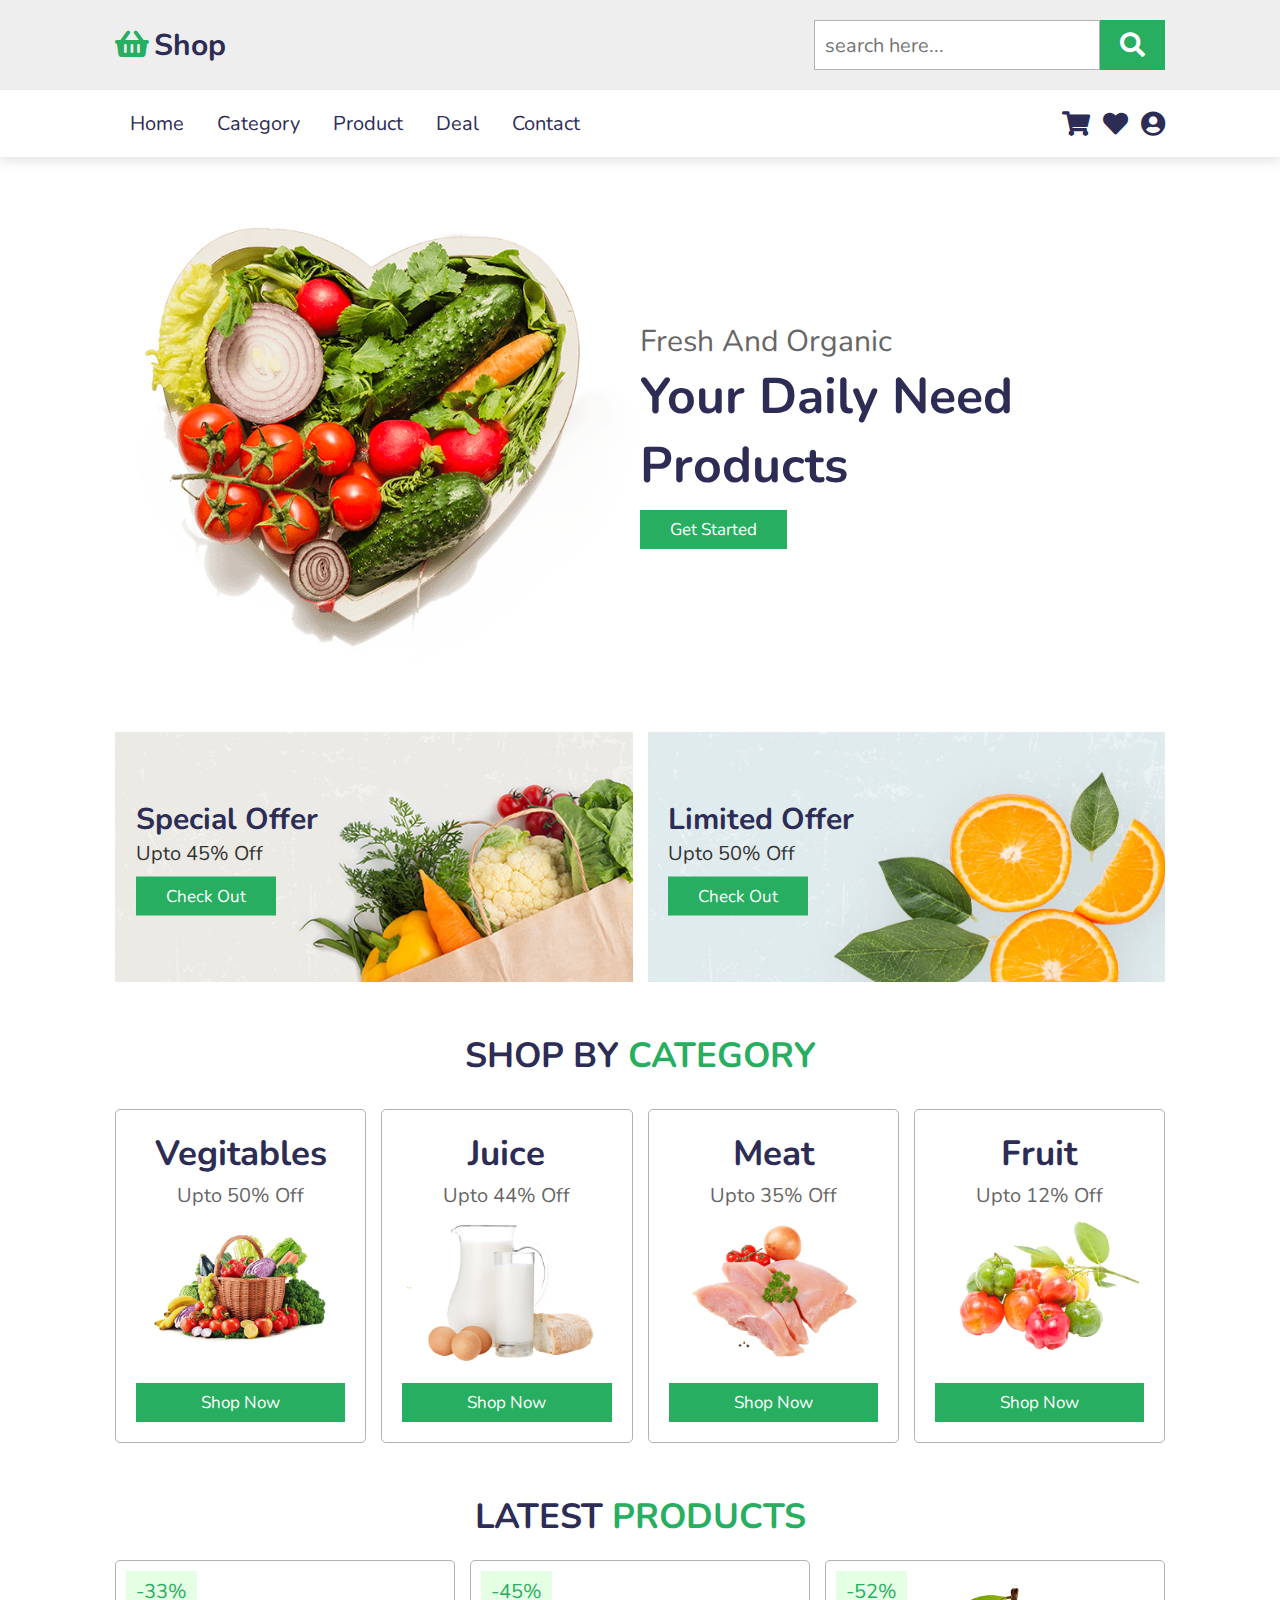
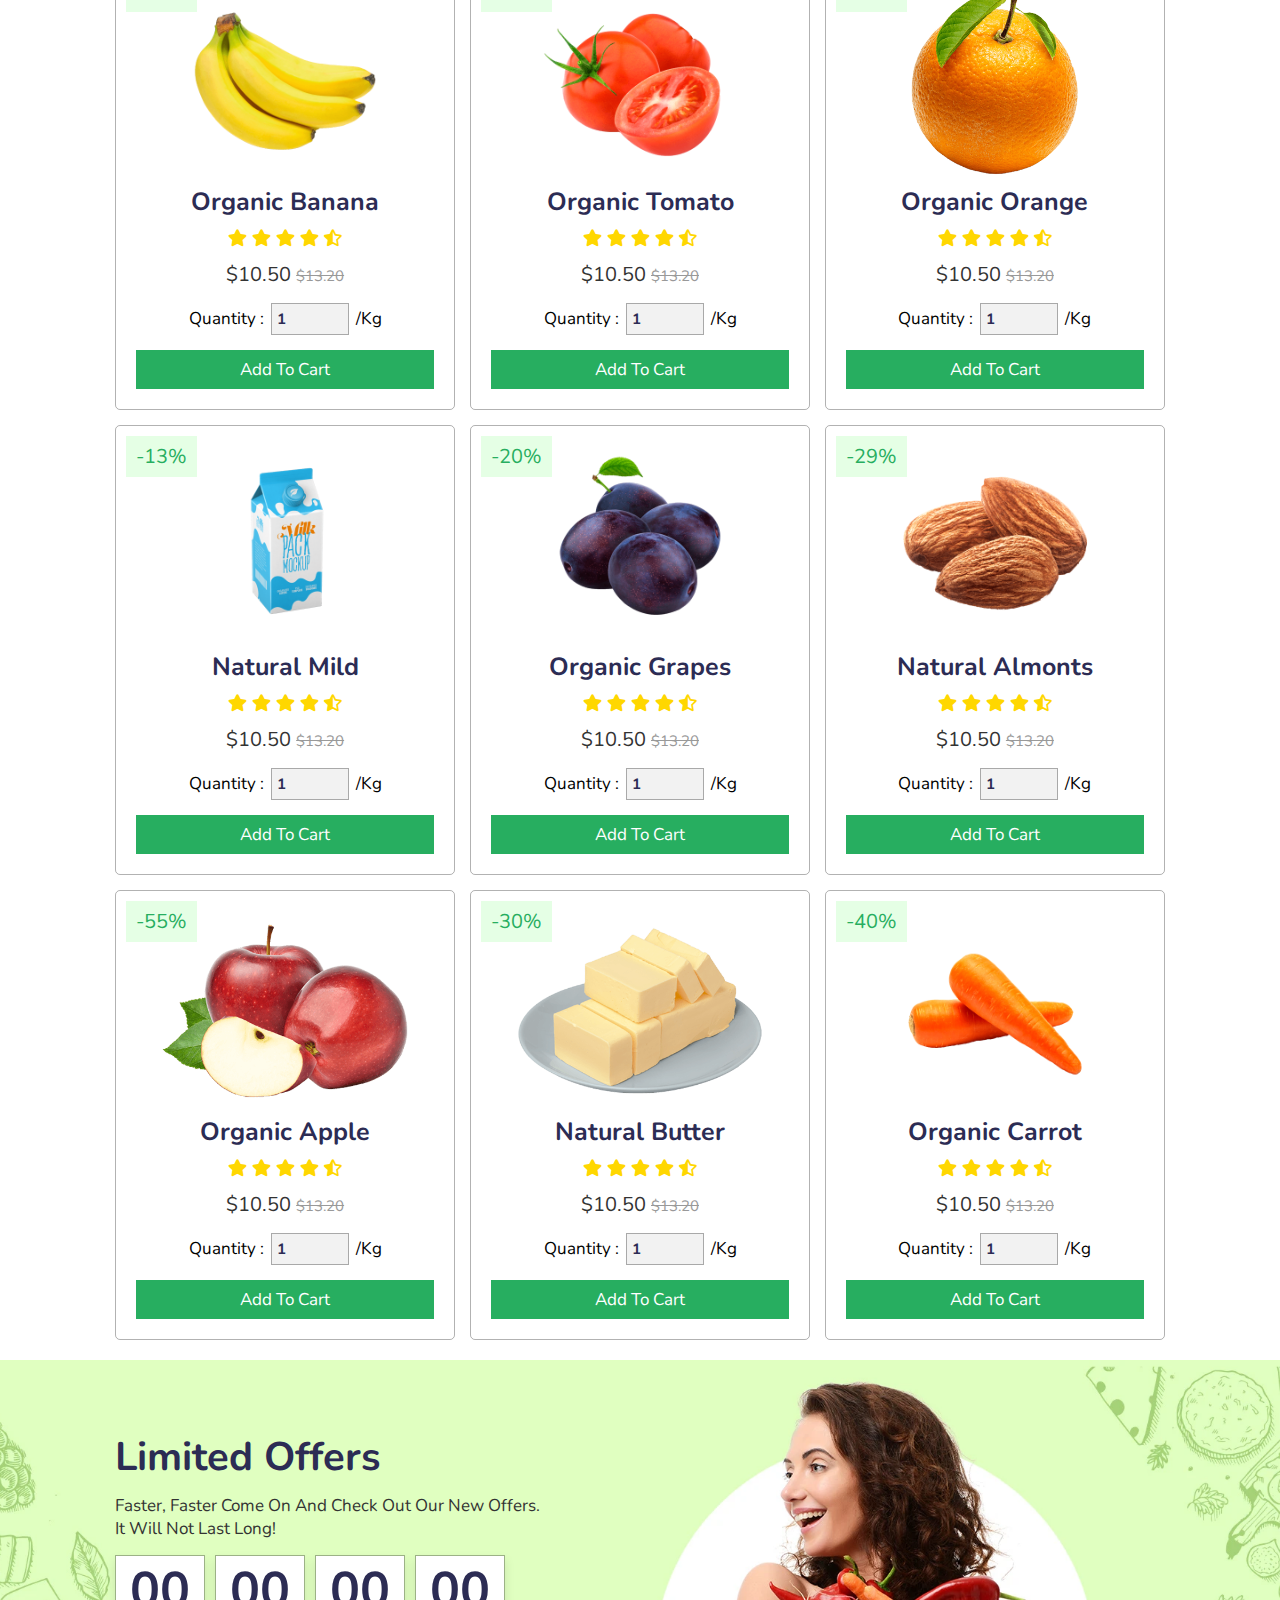
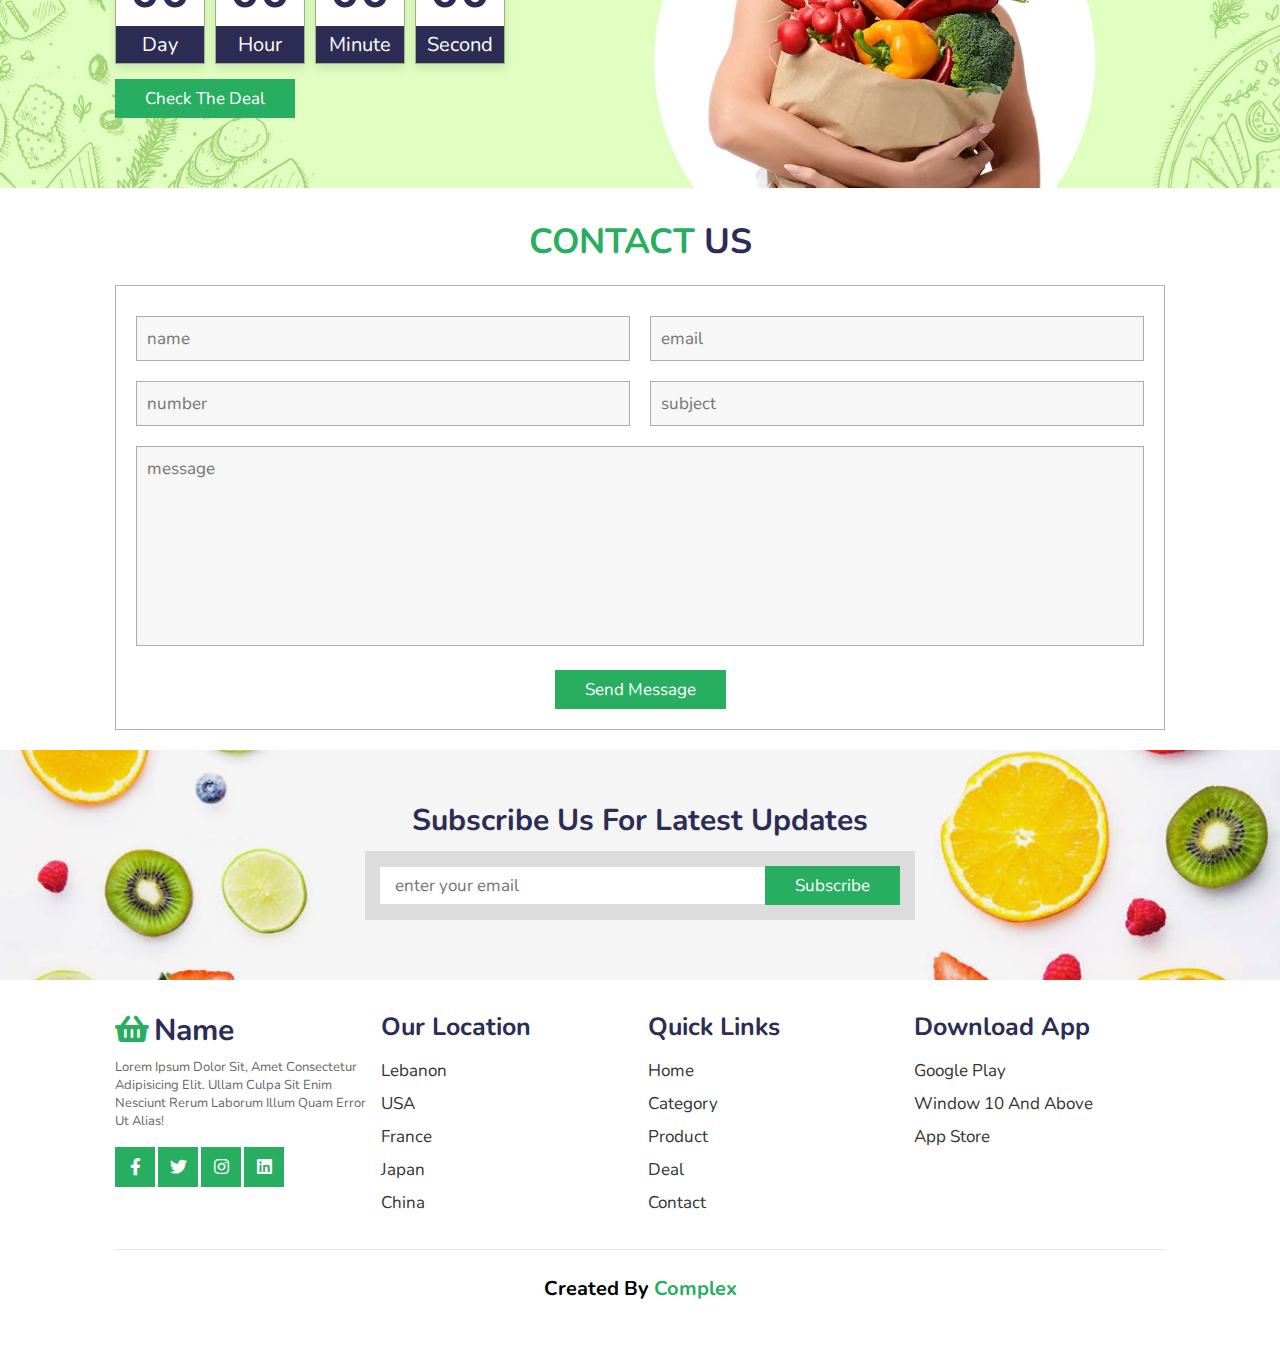
<file: index.html>
<!DOCTYPE html>
<html lang="en">
<head>
    <meta charset="UTF-8">
    <meta name="viewport" content="width=device-width, initial-scale=1.0">
    <title>Shop | Home</title>

    <!-- font awesome cdn link  -->
    <link rel="stylesheet" href="https://cdnjs.cloudflare.com/ajax/libs/font-awesome/5.15.3/css/all.min.css">

    <!-- custom css file link  -->
    <link rel="stylesheet" href="style.css">

</head>
<body>
    

<!-- header section starts  -->

<header>

    <div class="header-1">

        <a href="#" class="logo"><i class="fas fa-shopping-basket"></i>Shop</a>

        <form action="" class="search-box-container">
            <input type="search" id="search-box" placeholder="search here...">
            <label for="search-box" class="fas fa-search"></label>
        </form>

    </div>

    <div class="header-2">

        <div id="menu-bar" class="fas fa-bars"></div>

        <nav class="navbar">
            <a href="#home">home</a>
            <a href="#category">category</a>
            <a href="#product">product</a>
            <a href="#deal">deal</a>
            <a href="#contact">contact</a>
        </nav>

        <div class="icons">
            <a href="#" class="fas fa-shopping-cart"></a>
            <a href="#" class="fas fa-heart"></a>
            <a href="#" class="fas fa-user-circle"></a>
        </div>

    </div>

</header>

<!-- header section ends -->

<!-- home section starts  -->

<section class="home" id="home">

    <div class="image">
        <img src="images/home-img.png" alt="">
    </div>

    <div class="content">
        <span>fresh and organic</span>
        <h3>your daily need products</h3>
        <a href="login.html" class="btn">get started</a>
    </div>

</section>

<!-- home section ends -->

<!-- banner section starts  -->

<section class="banner-container">

    <div class="banner">
        <img src="images/banner-1.jpg" alt="">
        <div class="content">
            <h3>special offer</h3>
            <p>upto 45% off</p>
            <a href="special offer.html" class="btn">check out</a>
        </div>
    </div>

    <div class="banner">
        <img src="images/banner-2.jpg" alt="">
        <div class="content">
            <h3>limited offer</h3>
            <p>upto 50% off</p>
            <a href="limited offer.html" class="btn">check out</a>
        </div>
    </div>

</section>

<!-- banner section ends -->

<!-- category section starts  -->

<section class="category" id="category">

    <h1 class="heading">shop by <span>category</span></h1>

    <div class="box-container">

        <div class="box">
            <h3>vegitables</h3>
            <p>upto 50% off</p>
            <img src="images/category-1.png" alt="">
            <a href="vegitables.html" class="btn">shop now</a>
        </div>
        <div class="box">
            <h3>juice</h3>
            <p>upto 44% off</p>
            <img src="images/category-2.png" alt="">
            <a href="juice.html" class="btn">shop now</a>
        </div>
        <div class="box">
            <h3>meat</h3>
            <p>upto 35% off</p>
            <img src="images/category-3.png" alt="">
            <a href="meat.html" class="btn">shop now</a>
        </div>
        <div class="box">
            <h3>fruit</h3>
            <p>upto 12% off</p>
            <img src="images/category-4.png" alt="">
            <a href="fruite.html" class="btn">shop now</a>
        </div>

    </div>

</section>

<!-- category section ends -->

<!-- product section starts  -->

<section class="product" id="product">

    <h1 class="heading">latest <span>products</span></h1>

    <div class="box-container">

        <div class="box">
            <span class="discount">-33%</span>
            <div class="icons">
                <a href="#" class="fas fa-heart"></a>
                <a href="#" class="fas fa-share"></a>
                <a href="#" class="fas fa-eye"></a>
            </div>
            <img src="images/product-1.png" alt="">
            <h3>organic banana</h3>
            <div class="stars">
                <i class="fas fa-star"></i>
                <i class="fas fa-star"></i>
                <i class="fas fa-star"></i>
                <i class="fas fa-star"></i>
                <i class="fas fa-star-half-alt"></i>
            </div>
            <div class="price"> $10.50 <span> $13.20 </span> </div>
            <div class="quantity">
                <span>quantity : </span>
                <input type="number" min="1" max="1000" value="1">
                <span> /kg </span>
            </div>
            <a href="#" class="btn">add to cart</a>
        </div>

        <div class="box">
            <span class="discount">-45%</span>
            <div class="icons">
                <a href="#" class="fas fa-heart"></a>
                <a href="#" class="fas fa-share"></a>
                <a href="#" class="fas fa-eye"></a>
            </div>
            <img src="images/product-2.png" alt="">
            <h3>organic tomato</h3>
            <div class="stars">
                <i class="fas fa-star"></i>
                <i class="fas fa-star"></i>
                <i class="fas fa-star"></i>
                <i class="fas fa-star"></i>
                <i class="fas fa-star-half-alt"></i>
            </div>
            <div class="price"> $10.50 <span> $13.20 </span> </div>
            <div class="quantity">
                <span>quantity : </span>
                <input type="number" min="1" max="1000" value="1">
                <span> /kg </span>
            </div>
            <a href="#" class="btn">add to cart</a>
        </div>

        <div class="box">
            <span class="discount">-52%</span>
            <div class="icons">
                <a href="#" class="fas fa-heart"></a>
                <a href="#" class="fas fa-share"></a>
                <a href="#" class="fas fa-eye"></a>
            </div>
            <img src="images/product-3.png" alt="">
            <h3>organic orange</h3>
            <div class="stars">
                <i class="fas fa-star"></i>
                <i class="fas fa-star"></i>
                <i class="fas fa-star"></i>
                <i class="fas fa-star"></i>
                <i class="fas fa-star-half-alt"></i>
            </div>
            <div class="price"> $10.50 <span> $13.20 </span> </div>
            <div class="quantity">
                <span>quantity : </span>
                <input type="number" min="1" max="1000" value="1">
                <span> /kg </span>
            </div>
            <a href="#" class="btn">add to cart</a>
        </div>

        <div class="box">
            <span class="discount">-13%</span>
            <div class="icons">
                <a href="#" class="fas fa-heart"></a>
                <a href="#" class="fas fa-share"></a>
                <a href="#" class="fas fa-eye"></a>
            </div>
            <img src="images/product-4.png" alt="">
            <h3>natural mild</h3>
            <div class="stars">
                <i class="fas fa-star"></i>
                <i class="fas fa-star"></i>
                <i class="fas fa-star"></i>
                <i class="fas fa-star"></i>
                <i class="fas fa-star-half-alt"></i>
            </div>
            <div class="price"> $10.50 <span> $13.20 </span> </div>
            <div class="quantity">
                <span>quantity : </span>
                <input type="number" min="1" max="1000" value="1">
                <span> /kg </span>
            </div>
            <a href="#" class="btn">add to cart</a>
        </div>

        <div class="box">
            <span class="discount">-20%</span>
            <div class="icons">
                <a href="#" class="fas fa-heart"></a>
                <a href="#" class="fas fa-share"></a>
                <a href="#" class="fas fa-eye"></a>
            </div>
            <img src="images/product-5.png" alt="">
            <h3>organic grapes</h3>
            <div class="stars">
                <i class="fas fa-star"></i>
                <i class="fas fa-star"></i>
                <i class="fas fa-star"></i>
                <i class="fas fa-star"></i>
                <i class="fas fa-star-half-alt"></i>
            </div>
            <div class="price"> $10.50 <span> $13.20 </span> </div>
            <div class="quantity">
                <span>quantity : </span>
                <input type="number" min="1" max="1000" value="1">
                <span> /kg </span>
            </div>
            <a href="#" class="btn">add to cart</a>
        </div>

        <div class="box">
            <span class="discount">-29%</span>
            <div class="icons">
                <a href="#" class="fas fa-heart"></a>
                <a href="#" class="fas fa-share"></a>
                <a href="#" class="fas fa-eye"></a>
            </div>
            <img src="images/product-6.png" alt="">
            <h3>natural almonts</h3>
            <div class="stars">
                <i class="fas fa-star"></i>
                <i class="fas fa-star"></i>
                <i class="fas fa-star"></i>
                <i class="fas fa-star"></i>
                <i class="fas fa-star-half-alt"></i>
            </div>
            <div class="price"> $10.50 <span> $13.20 </span> </div>
            <div class="quantity">
                <span>quantity : </span>
                <input type="number" min="1" max="1000" value="1">
                <span> /kg </span>
            </div>
            <a href="#" class="btn">add to cart</a>
        </div>

        <div class="box">
            <span class="discount">-55%</span>
            <div class="icons">
                <a href="#" class="fas fa-heart"></a>
                <a href="#" class="fas fa-share"></a>
                <a href="#" class="fas fa-eye"></a>
            </div>
            <img src="images/product-7.png" alt="">
            <h3>organic apple</h3>
            <div class="stars">
                <i class="fas fa-star"></i>
                <i class="fas fa-star"></i>
                <i class="fas fa-star"></i>
                <i class="fas fa-star"></i>
                <i class="fas fa-star-half-alt"></i>
            </div>
            <div class="price"> $10.50 <span> $13.20 </span> </div>
            <div class="quantity">
                <span>quantity : </span>
                <input type="number" min="1" max="1000" value="1">
                <span> /kg </span>
            </div>
            <a href="#" class="btn">add to cart</a>
        </div>

        <div class="box">
            <span class="discount">-30%</span>
            <div class="icons">
                <a href="#" class="fas fa-heart"></a>
                <a href="#" class="fas fa-share"></a>
                <a href="#" class="fas fa-eye"></a>
            </div>
            <img src="images/product-8.png" alt="">
            <h3>natural butter</h3>
            <div class="stars">
                <i class="fas fa-star"></i>
                <i class="fas fa-star"></i>
                <i class="fas fa-star"></i>
                <i class="fas fa-star"></i>
                <i class="fas fa-star-half-alt"></i>
            </div>
            <div class="price"> $10.50 <span> $13.20 </span> </div>
            <div class="quantity">
                <span>quantity : </span>
                <input type="number" min="1" max="1000" value="1">
                <span> /kg </span>
            </div>
            <a href="#" class="btn">add to cart</a>
        </div>

        <div class="box">
            <span class="discount">-40%</span>
            <div class="icons">
                <a href="#" class="fas fa-heart"></a>
                <a href="#" class="fas fa-share"></a>
                <a href="#" class="fas fa-eye"></a>
            </div>
            <img src="images/product-9.png" alt="">
            <h3>organic carrot</h3>
            <div class="stars">
                <i class="fas fa-star"></i>
                <i class="fas fa-star"></i>
                <i class="fas fa-star"></i>
                <i class="fas fa-star"></i>
                <i class="fas fa-star-half-alt"></i>
            </div>
            <div class="price"> $10.50 <span> $13.20 </span> </div>
            <div class="quantity">
                <span>quantity : </span>
                <input type="number" min="1" max="1000" value="1">
                <span> /kg </span>
            </div>
            <a href="#" class="btn">add to cart</a>
        </div>

    </div>

</section>

<!-- product section ends -->

<!-- deal section starts  -->

<section class="deal" id="deal">

    <div class="content">

        <h3 class="title">limited offers</h3>
        <p>Faster, Faster come on and check out our new offers.<br>
            It will not last long!
        </p>
        <div class="count-down">
            <div class="box">
                <h3 id="day">00</h3>
                <span>day</span>
            </div>
            <div class="box">
                <h3 id="hour">00</h3>
                <span>hour</span>
            </div>
            <div class="box">
                <h3 id="minute">00</h3>
                <span>minute</span>
            </div>
            <div class="box">
                <h3 id="second">00</h3>
                <span>second</span>
            </div>
        </div>

        <a href="limited offer.html" class="btn">check the deal</a>

    </div>

</section>

<!-- deal section ends -->

<!-- contact section starts  -->

<section class="contact" id="contact">

    <h1 class="heading"> <span>contact</span> us </h1>

    <form action="">

        <div class="inputBox">
            <input type="text" placeholder="name" required>
            <input type="email" placeholder="email" required>
        </div>

        <div class="inputBox">
            <input type="number" placeholder="number">
            <input type="text" placeholder="subject" required>
        </div>

        <textarea placeholder="message" name="" id="" cols="30" rows="10" required></textarea>

        <input type="submit" value="send message" class="btn">

    </form>

</section>

<!-- contact section ends -->

<!-- newsletter section starts  -->

<section class="newsletter">

    <h3>subscribe us for latest updates</h3>

    <form action="">
        <input class="box" type="email" placeholder="enter your email" required>
        <input type="submit" value="subscribe" class="btn">
    </form>

</section>

<!-- newsletter section ends -->

<!-- footer section starts  -->

<section class="footer">

    <div class="box-container">

        <div class="box">
            <a href="#" class="logo"><i class="fas fa-shopping-basket"></i>Name</a>
            <p>Lorem ipsum dolor sit, amet consectetur adipisicing elit. Ullam culpa sit enim nesciunt rerum laborum illum quam error ut alias!</p>
            <div class="share">
                <a href="#" class="btn fab fa-facebook-f"></a>
                <a href="#" class="btn fab fa-twitter"></a>
                <a href="#" class="btn fab fa-instagram"></a>
                <a href="#" class="btn fab fa-linkedin"></a>
            </div>
        </div>
        
        <div class="box">
            <h3>our location</h3>
            <div class="links">
                <a href="#">lebanon</a>
                <a href="#">USA</a>
                <a href="#">france</a>
                <a href="#">japan</a>
                <a href="#">china</a>
            </div>
        </div>

        <div class="box">
            <h3>quick links</h3>
            <div class="links">
                <a href="#">home</a>
                <a href="#">category</a>
                <a href="#">product</a>
                <a href="#">deal</a>
                <a href="#">contact</a>
            </div>
        </div>

        <div class="box">
            <h3>download app</h3>
            <div class="links">
                <a href="#">google play</a>
                <a href="#">window 10 and above</a>
                <a href="#">app store</a>
            </div>
        </div>

    </div>

    <h1 class="credit"> created by <span> Complex </span>  </h1>

</section>

<!-- footer section ends -->



















<!-- custom js file link  -->
<script src="script.js"></script>
    
</body>
</html>
</file>
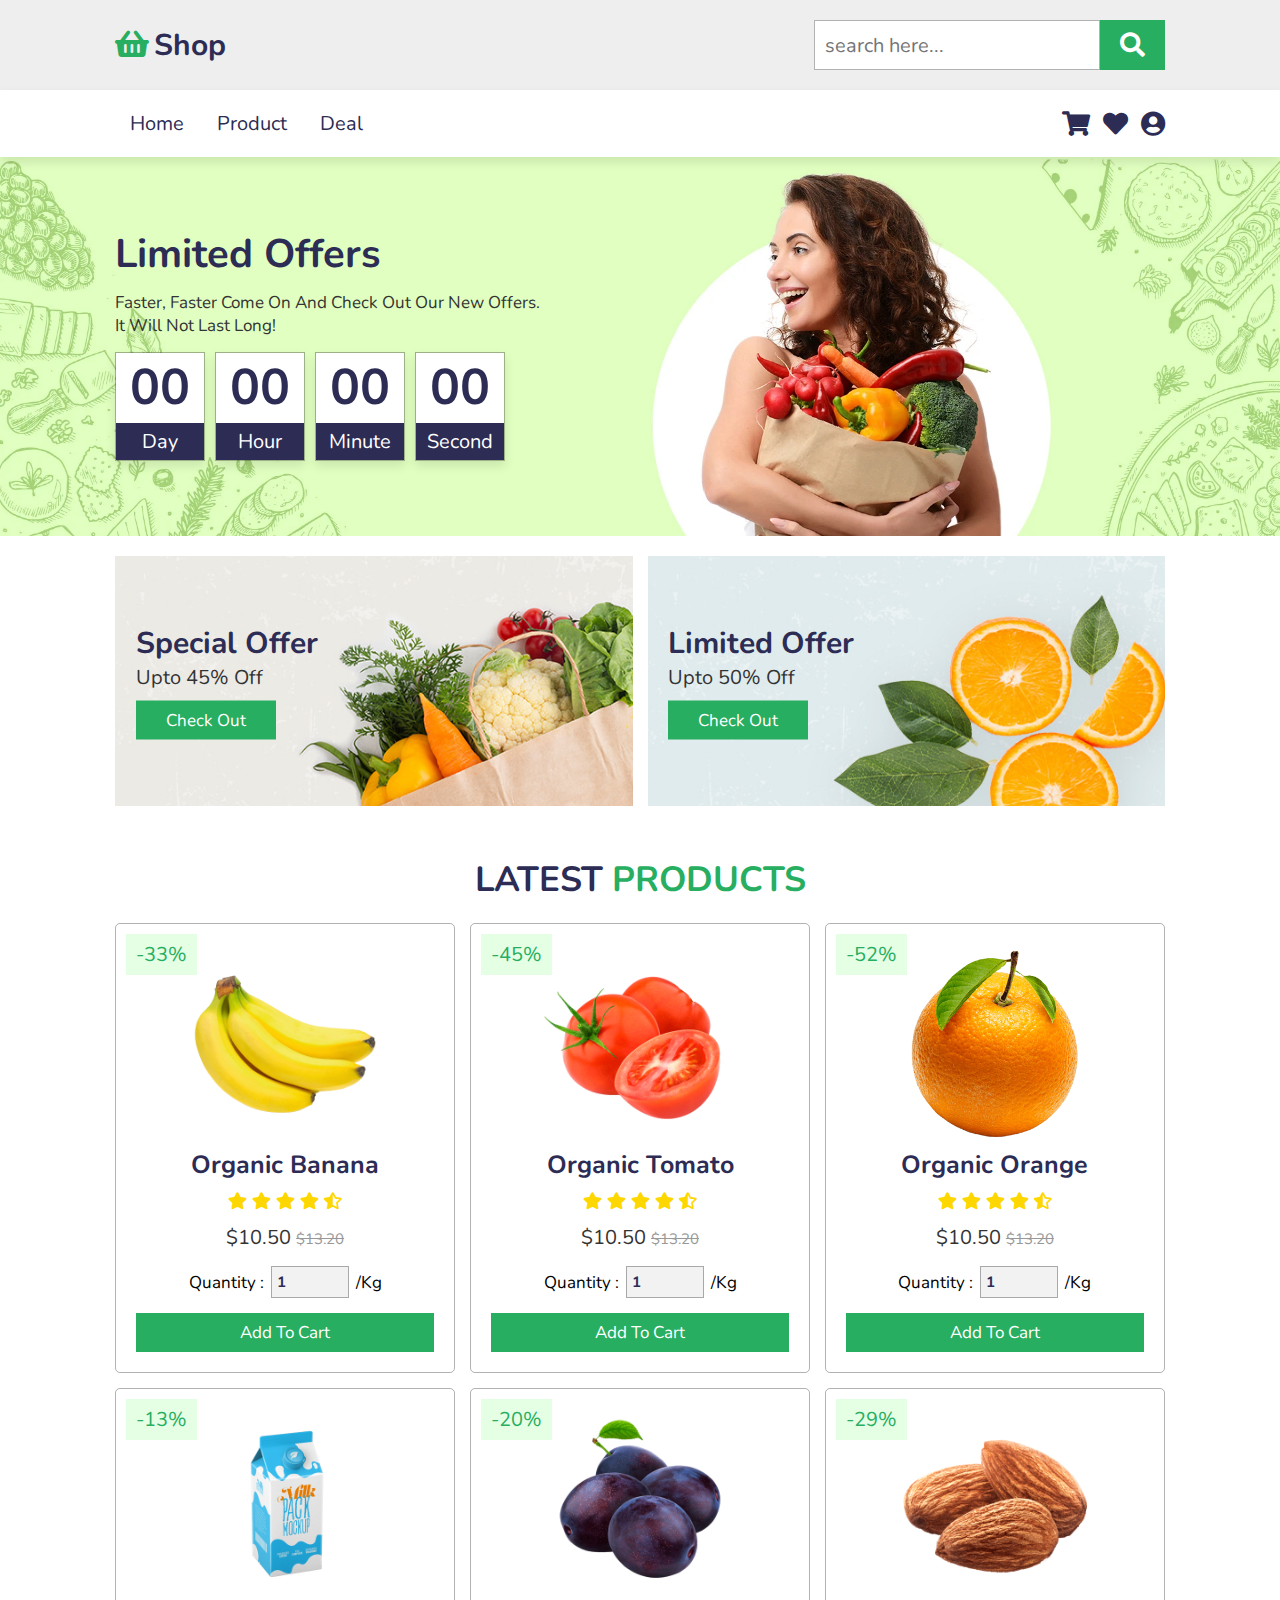
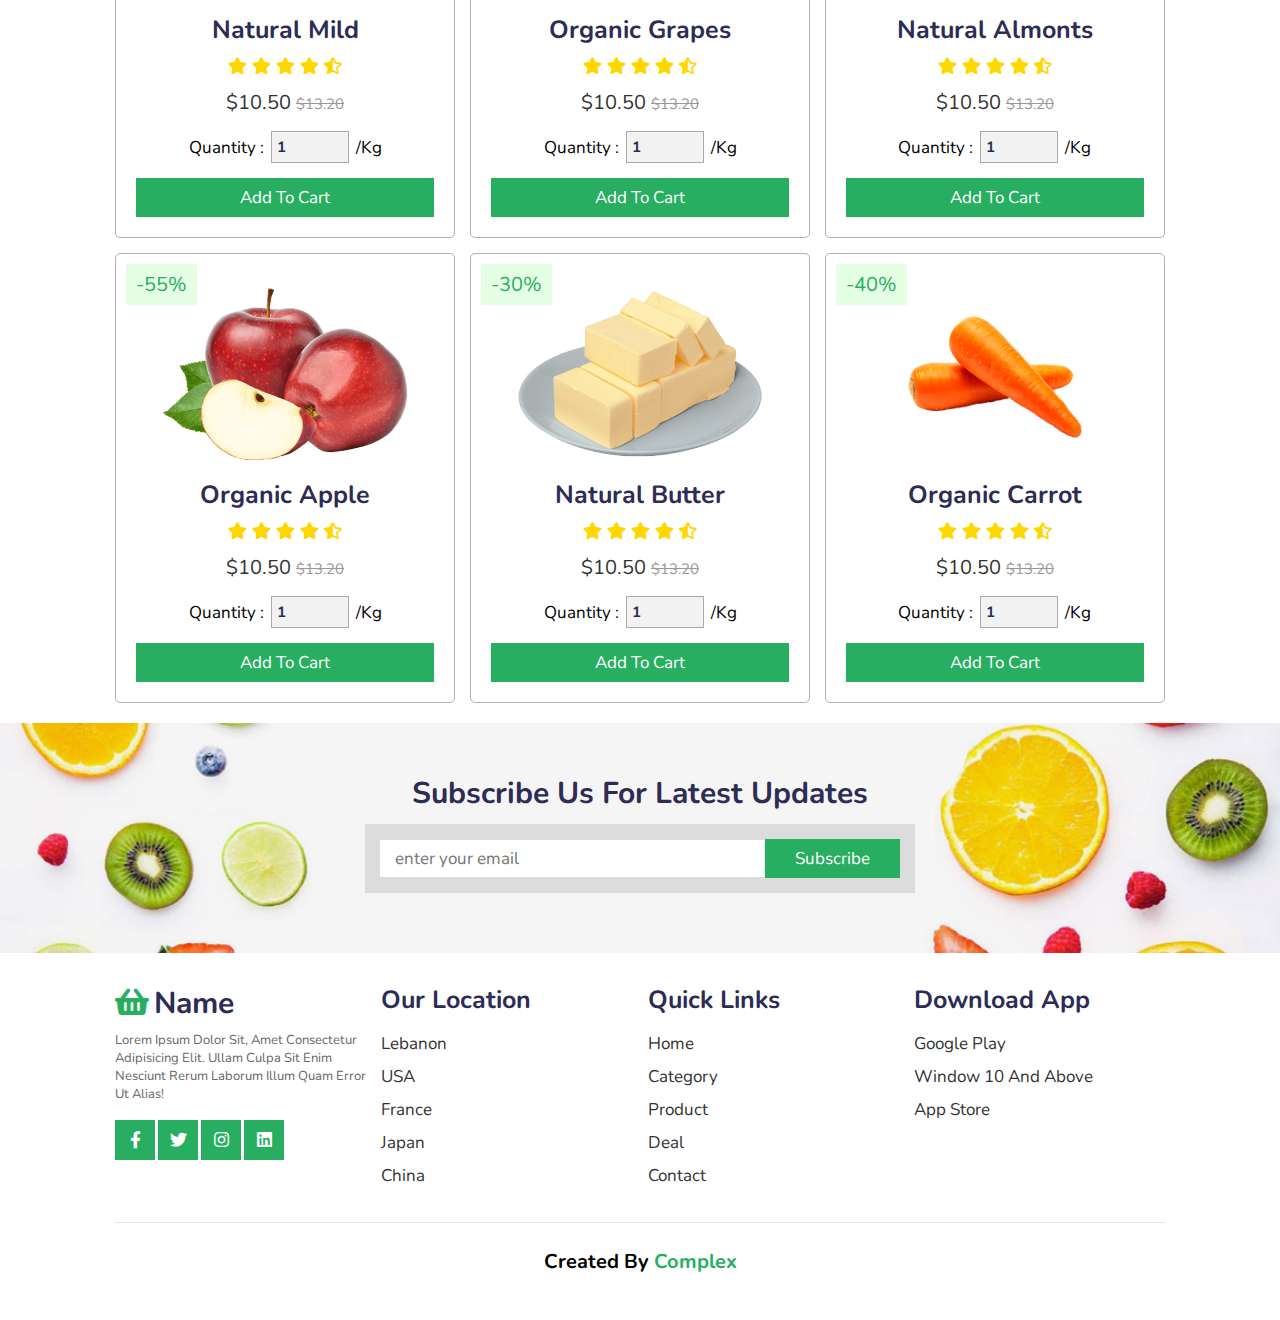
<file: fruite.html>
<!DOCTYPE html>
<html lang="en">
<head>
    <meta charset="UTF-8">
    <meta name="viewport" content="width=device-width, initial-scale=1.0">
    <title>Shop | Fruits</title>

    <!-- font awesome cdn link  -->
    <link rel="stylesheet" href="https://cdnjs.cloudflare.com/ajax/libs/font-awesome/5.15.3/css/all.min.css">

    <!-- custom css file link  -->
    <link rel="stylesheet" href="style.css">

</head>
<body>
    

<!-- header section starts  -->

<header>

    <div class="header-1">

        <a href="#" class="logo"><i class="fas fa-shopping-basket"></i>Shop</a>

        <form action="" class="search-box-container">
            <input type="search" id="search-box" placeholder="search here...">
            <label for="search-box" class="fas fa-search"></label>
        </form>

    </div>

    <div class="header-2">

        <div id="menu-bar" class="fas fa-bars"></div>

        <nav class="navbar">
            <a href="index.html">home</a>
            <a href="#product">product</a>
            <a href="#deal">deal</a>
        </nav>

        <div class="icons">
            <a href="#" class="fas fa-shopping-cart"></a>
            <a href="#" class="fas fa-heart"></a>
            <a href="#" class="fas fa-user-circle"></a>
        </div>

    </div>

</header>

<!-- header section ends -->

<!-- deal section starts  -->

<section class="deal" id="deal">

    <div class="content">

        <h3 class="title">limited offers</h3>
        <p>Faster, Faster come on and check out our new offers.<br>
            It will not last long!
        </p>

        <div class="count-down">
            <div class="box">
                <h3 id="day">00</h3>
                <span>day</span>
            </div>
            <div class="box">
                <h3 id="hour">00</h3>
                <span>hour</span>
            </div>
            <div class="box">
                <h3 id="minute">00</h3>
                <span>minute</span>
            </div>
            <div class="box">
                <h3 id="second">00</h3>
                <span>second</span>
            </div>
        </div>

        

    </div>

</section>

<!-- deal section ends -->

<!-- banner section starts  -->

<section class="banner-container">

    <div class="banner">
        <img src="images/banner-1.jpg" alt="">
        <div class="content">
            <h3>special offer</h3>
            <p>upto 45% off</p>
            <a href="special offer.html" class="btn">check out</a>
        </div>
    </div>

    <div class="banner">
        <img src="images/banner-2.jpg" alt="">
        <div class="content">
            <h3>limited offer</h3>
            <p>upto 50% off</p>
            <a href="limited offer.html" class="btn">check out</a>
        </div>
    </div>

</section>

<!-- banner section ends -->

<!-- product section starts  -->

<section class="product" id="product">

    <h1 class="heading">latest <span>products</span></h1>

    <div class="box-container">

        <div class="box">
            <span class="discount">-33%</span>
            <div class="icons">
                <a href="#" class="fas fa-heart"></a>
                <a href="#" class="fas fa-share"></a>
                <a href="#" class="fas fa-eye"></a>
            </div>
            <img src="images/product-1.png" alt="">
            <h3>organic banana</h3>
            <div class="stars">
                <i class="fas fa-star"></i>
                <i class="fas fa-star"></i>
                <i class="fas fa-star"></i>
                <i class="fas fa-star"></i>
                <i class="fas fa-star-half-alt"></i>
            </div>
            <div class="price"> $10.50 <span> $13.20 </span> </div>
            <div class="quantity">
                <span>quantity : </span>
                <input type="number" min="1" max="1000" value="1">
                <span> /kg </span>
            </div>
            <a href="#" class="btn">add to cart</a>
        </div>

        <div class="box">
            <span class="discount">-45%</span>
            <div class="icons">
                <a href="#" class="fas fa-heart"></a>
                <a href="#" class="fas fa-share"></a>
                <a href="#" class="fas fa-eye"></a>
            </div>
            <img src="images/product-2.png" alt="">
            <h3>organic tomato</h3>
            <div class="stars">
                <i class="fas fa-star"></i>
                <i class="fas fa-star"></i>
                <i class="fas fa-star"></i>
                <i class="fas fa-star"></i>
                <i class="fas fa-star-half-alt"></i>
            </div>
            <div class="price"> $10.50 <span> $13.20 </span> </div>
            <div class="quantity">
                <span>quantity : </span>
                <input type="number" min="1" max="1000" value="1">
                <span> /kg </span>
            </div>
            <a href="#" class="btn">add to cart</a>
        </div>

        <div class="box">
            <span class="discount">-52%</span>
            <div class="icons">
                <a href="#" class="fas fa-heart"></a>
                <a href="#" class="fas fa-share"></a>
                <a href="#" class="fas fa-eye"></a>
            </div>
            <img src="images/product-3.png" alt="">
            <h3>organic orange</h3>
            <div class="stars">
                <i class="fas fa-star"></i>
                <i class="fas fa-star"></i>
                <i class="fas fa-star"></i>
                <i class="fas fa-star"></i>
                <i class="fas fa-star-half-alt"></i>
            </div>
            <div class="price"> $10.50 <span> $13.20 </span> </div>
            <div class="quantity">
                <span>quantity : </span>
                <input type="number" min="1" max="1000" value="1">
                <span> /kg </span>
            </div>
            <a href="#" class="btn">add to cart</a>
        </div>

        <div class="box">
            <span class="discount">-13%</span>
            <div class="icons">
                <a href="#" class="fas fa-heart"></a>
                <a href="#" class="fas fa-share"></a>
                <a href="#" class="fas fa-eye"></a>
            </div>
            <img src="images/product-4.png" alt="">
            <h3>natural mild</h3>
            <div class="stars">
                <i class="fas fa-star"></i>
                <i class="fas fa-star"></i>
                <i class="fas fa-star"></i>
                <i class="fas fa-star"></i>
                <i class="fas fa-star-half-alt"></i>
            </div>
            <div class="price"> $10.50 <span> $13.20 </span> </div>
            <div class="quantity">
                <span>quantity : </span>
                <input type="number" min="1" max="1000" value="1">
                <span> /kg </span>
            </div>
            <a href="#" class="btn">add to cart</a>
        </div>

        <div class="box">
            <span class="discount">-20%</span>
            <div class="icons">
                <a href="#" class="fas fa-heart"></a>
                <a href="#" class="fas fa-share"></a>
                <a href="#" class="fas fa-eye"></a>
            </div>
            <img src="images/product-5.png" alt="">
            <h3>organic grapes</h3>
            <div class="stars">
                <i class="fas fa-star"></i>
                <i class="fas fa-star"></i>
                <i class="fas fa-star"></i>
                <i class="fas fa-star"></i>
                <i class="fas fa-star-half-alt"></i>
            </div>
            <div class="price"> $10.50 <span> $13.20 </span> </div>
            <div class="quantity">
                <span>quantity : </span>
                <input type="number" min="1" max="1000" value="1">
                <span> /kg </span>
            </div>
            <a href="#" class="btn">add to cart</a>
        </div>

        <div class="box">
            <span class="discount">-29%</span>
            <div class="icons">
                <a href="#" class="fas fa-heart"></a>
                <a href="#" class="fas fa-share"></a>
                <a href="#" class="fas fa-eye"></a>
            </div>
            <img src="images/product-6.png" alt="">
            <h3>natural almonts</h3>
            <div class="stars">
                <i class="fas fa-star"></i>
                <i class="fas fa-star"></i>
                <i class="fas fa-star"></i>
                <i class="fas fa-star"></i>
                <i class="fas fa-star-half-alt"></i>
            </div>
            <div class="price"> $10.50 <span> $13.20 </span> </div>
            <div class="quantity">
                <span>quantity : </span>
                <input type="number" min="1" max="1000" value="1">
                <span> /kg </span>
            </div>
            <a href="#" class="btn">add to cart</a>
        </div>

        <div class="box">
            <span class="discount">-55%</span>
            <div class="icons">
                <a href="#" class="fas fa-heart"></a>
                <a href="#" class="fas fa-share"></a>
                <a href="#" class="fas fa-eye"></a>
            </div>
            <img src="images/product-7.png" alt="">
            <h3>organic apple</h3>
            <div class="stars">
                <i class="fas fa-star"></i>
                <i class="fas fa-star"></i>
                <i class="fas fa-star"></i>
                <i class="fas fa-star"></i>
                <i class="fas fa-star-half-alt"></i>
            </div>
            <div class="price"> $10.50 <span> $13.20 </span> </div>
            <div class="quantity">
                <span>quantity : </span>
                <input type="number" min="1" max="1000" value="1">
                <span> /kg </span>
            </div>
            <a href="#" class="btn">add to cart</a>
        </div>

        <div class="box">
            <span class="discount">-30%</span>
            <div class="icons">
                <a href="#" class="fas fa-heart"></a>
                <a href="#" class="fas fa-share"></a>
                <a href="#" class="fas fa-eye"></a>
            </div>
            <img src="images/product-8.png" alt="">
            <h3>natural butter</h3>
            <div class="stars">
                <i class="fas fa-star"></i>
                <i class="fas fa-star"></i>
                <i class="fas fa-star"></i>
                <i class="fas fa-star"></i>
                <i class="fas fa-star-half-alt"></i>
            </div>
            <div class="price"> $10.50 <span> $13.20 </span> </div>
            <div class="quantity">
                <span>quantity : </span>
                <input type="number" min="1" max="1000" value="1">
                <span> /kg </span>
            </div>
            <a href="#" class="btn">add to cart</a>
        </div>

        <div class="box">
            <span class="discount">-40%</span>
            <div class="icons">
                <a href="#" class="fas fa-heart"></a>
                <a href="#" class="fas fa-share"></a>
                <a href="#" class="fas fa-eye"></a>
            </div>
            <img src="images/product-9.png" alt="">
            <h3>organic carrot</h3>
            <div class="stars">
                <i class="fas fa-star"></i>
                <i class="fas fa-star"></i>
                <i class="fas fa-star"></i>
                <i class="fas fa-star"></i>
                <i class="fas fa-star-half-alt"></i>
            </div>
            <div class="price"> $10.50 <span> $13.20 </span> </div>
            <div class="quantity">
                <span>quantity : </span>
                <input type="number" min="1" max="1000" value="1">
                <span> /kg </span>
            </div>
            <a href="#" class="btn">add to cart</a>
        </div>

    </div>

</section>

<!-- product section ends -->

<!-- newsletter section starts  -->

<section class="newsletter">

    <h3>subscribe us for latest updates</h3>

    <form action="">
        <input class="box" type="email" placeholder="enter your email" required>
        <input type="submit" value="subscribe" class="btn">
    </form>

</section>

<!-- newsletter section ends -->

<!-- footer section starts  -->

<section class="footer">

    <div class="box-container">

        <div class="box">
            <a href="#" class="logo"><i class="fas fa-shopping-basket"></i>Name</a>
            <p>Lorem ipsum dolor sit, amet consectetur adipisicing elit. Ullam culpa sit enim nesciunt rerum laborum illum quam error ut alias!</p>
            <div class="share">
                <a href="#" class="btn fab fa-facebook-f"></a>
                <a href="#" class="btn fab fa-twitter"></a>
                <a href="#" class="btn fab fa-instagram"></a>
                <a href="#" class="btn fab fa-linkedin"></a>
            </div>
        </div>
        
        <div class="box">
            <h3>our location</h3>
            <div class="links">
                <a href="#">lebanon</a>
                <a href="#">USA</a>
                <a href="#">france</a>
                <a href="#">japan</a>
                <a href="#">china</a>
            </div>
        </div>

        <div class="box">
            <h3>quick links</h3>
            <div class="links">
                <a href="#">home</a>
                <a href="#">category</a>
                <a href="#">product</a>
                <a href="#">deal</a>
                <a href="#">contact</a>
            </div>
        </div>

        <div class="box">
            <h3>download app</h3>
            <div class="links">
                <a href="#">google play</a>
                <a href="#">window 10 and above</a>
                <a href="#">app store</a>
            </div>
        </div>

    </div>

    <h1 class="credit"> created by <span> Complex </span>  </h1>

</section>

<!-- footer section ends -->



















<!-- custom js file link  -->
<script src="script.js"></script>
    
</body>
</html>
</file>
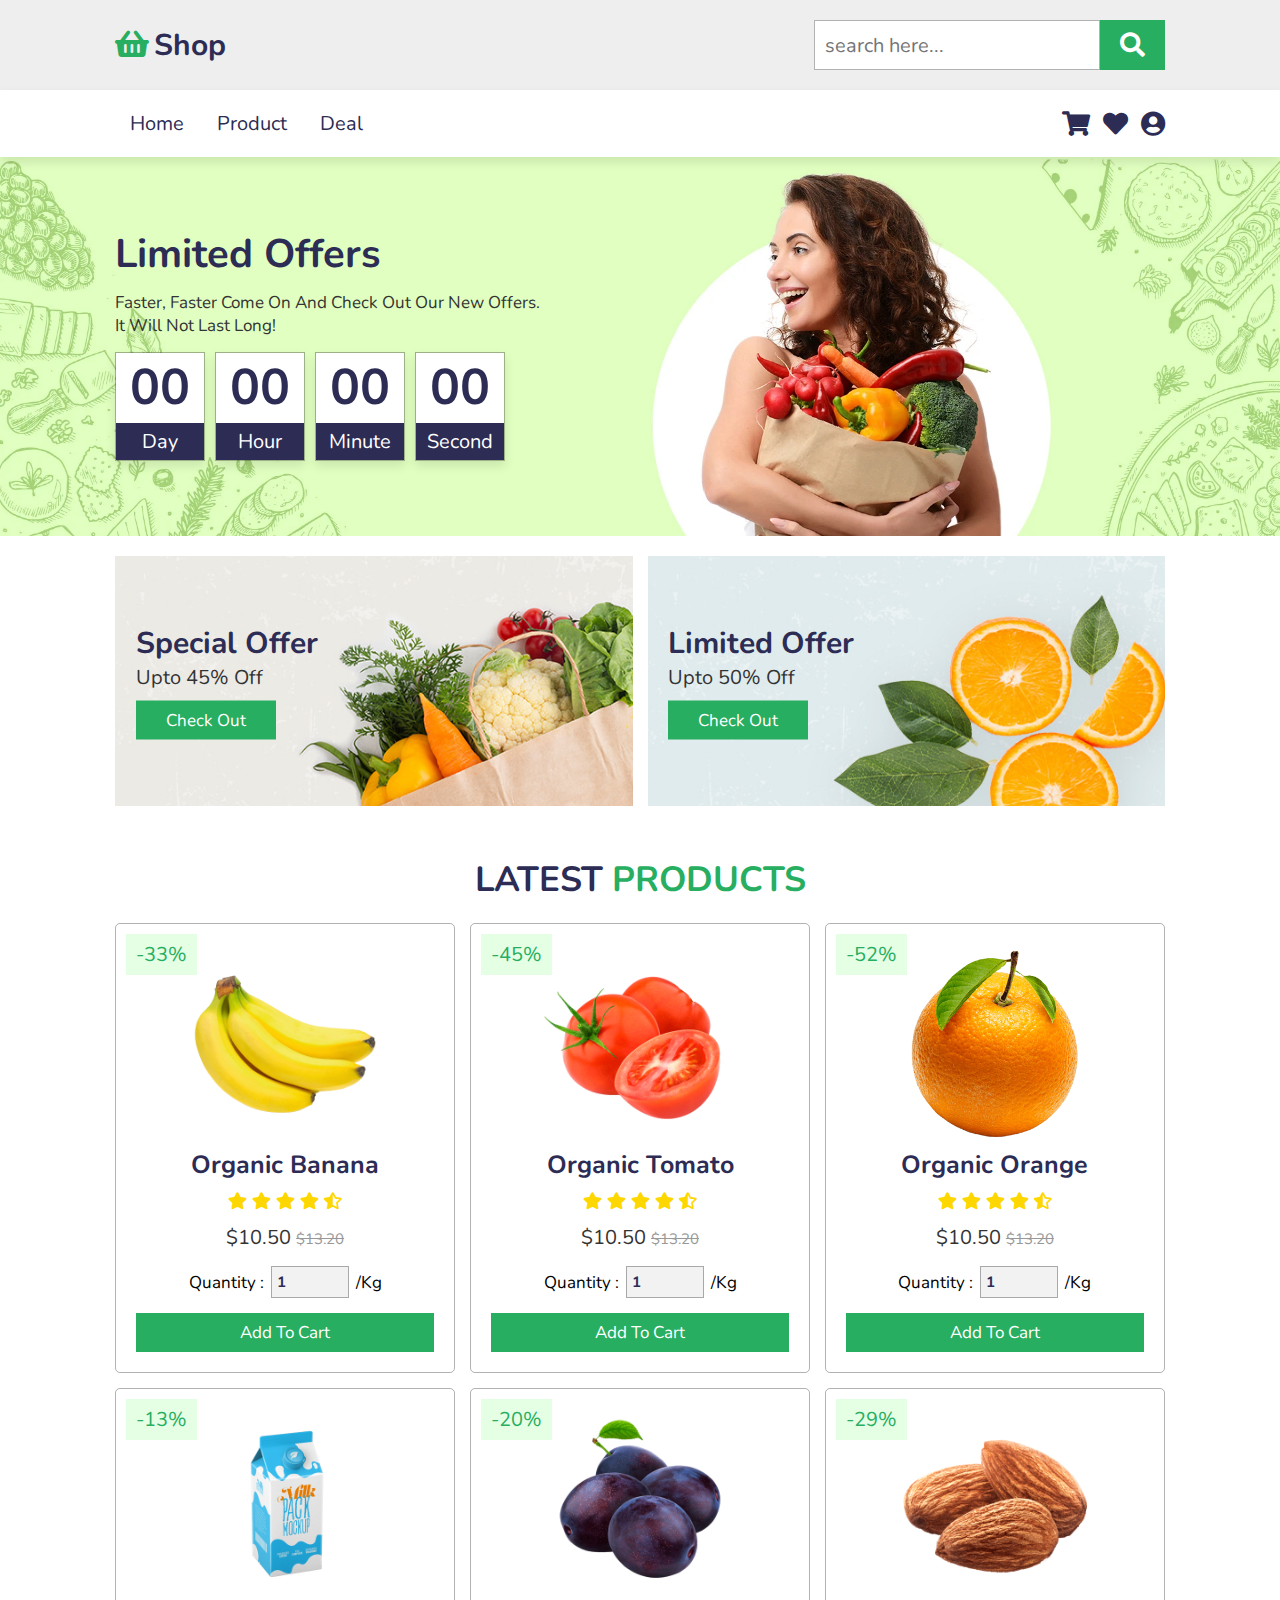
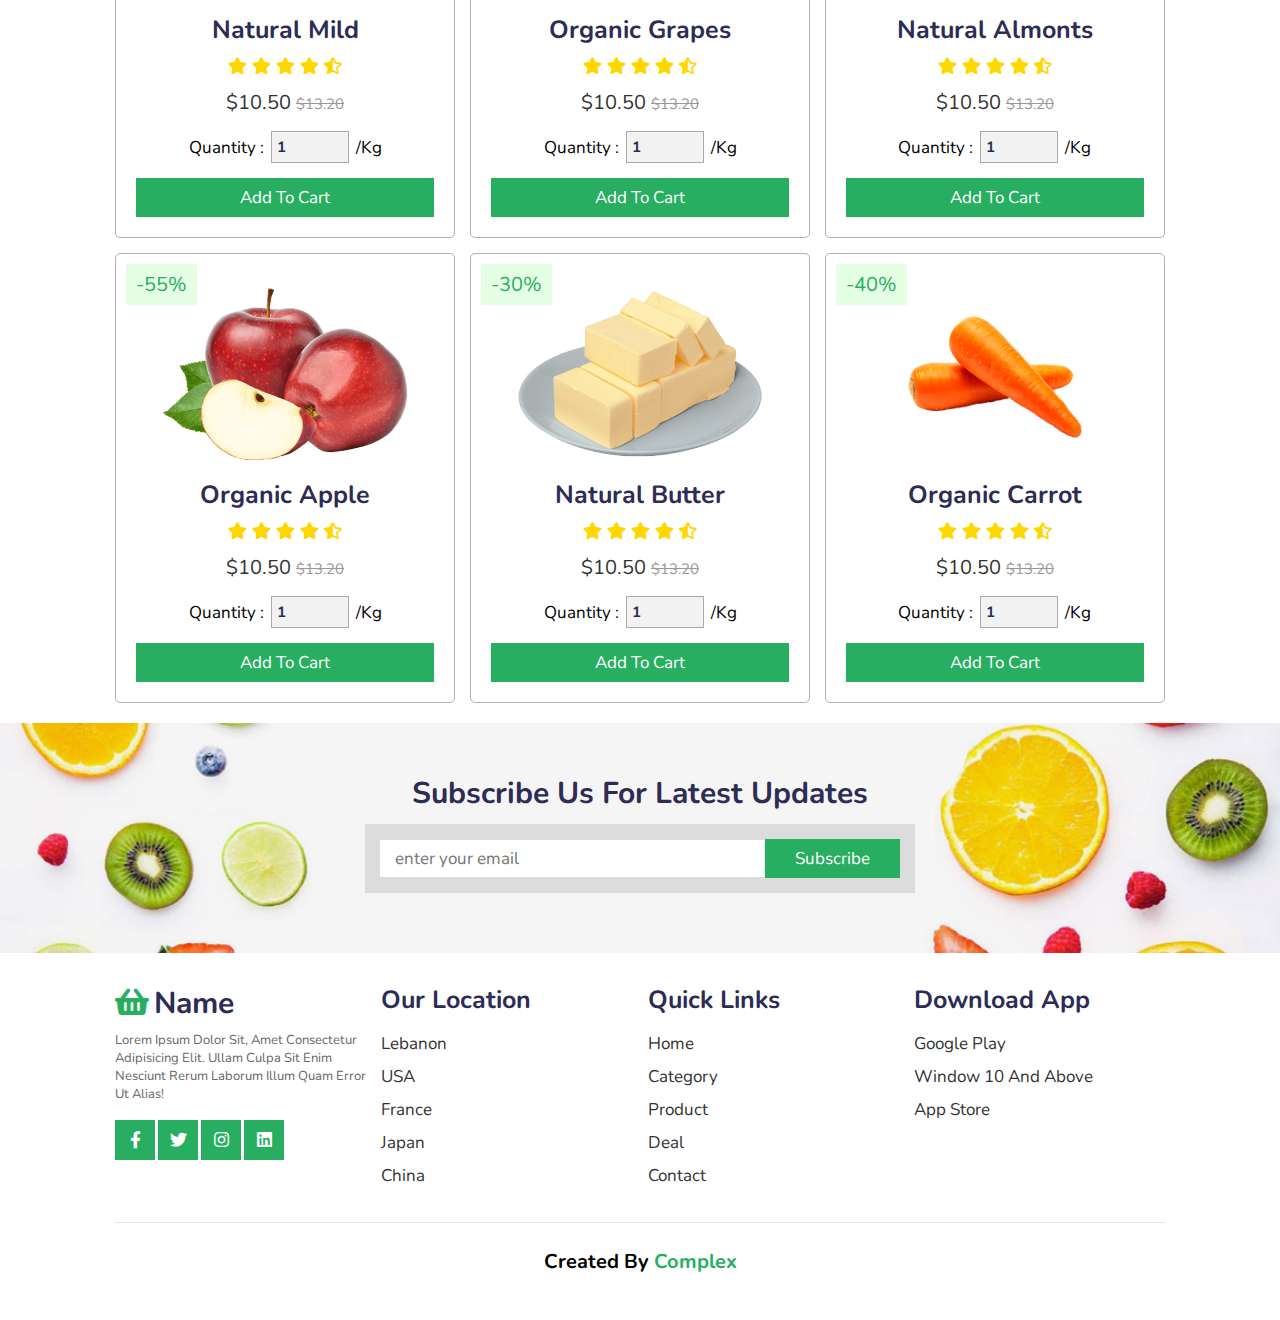
<file: juice.html>
<!DOCTYPE html>
<html lang="en">
<head>
    <meta charset="UTF-8">
    <meta name="viewport" content="width=device-width, initial-scale=1.0">
    <title>Shop | Juice</title>

    <!-- font awesome cdn link  -->
    <link rel="stylesheet" href="https://cdnjs.cloudflare.com/ajax/libs/font-awesome/5.15.3/css/all.min.css">

    <!-- custom css file link  -->
    <link rel="stylesheet" href="style.css">

</head>
<body>
    

<!-- header section starts  -->

<header>

    <div class="header-1">

        <a href="#" class="logo"><i class="fas fa-shopping-basket"></i>Shop</a>

        <form action="" class="search-box-container">
            <input type="search" id="search-box" placeholder="search here...">
            <label for="search-box" class="fas fa-search"></label>
        </form>

    </div>

    <div class="header-2">

        <div id="menu-bar" class="fas fa-bars"></div>

        <nav class="navbar">
            <a href="index.html">home</a>
            <a href="#product">product</a>
            <a href="#deal">deal</a>
        </nav>

        <div class="icons">
            <a href="#" class="fas fa-shopping-cart"></a>
            <a href="#" class="fas fa-heart"></a>
            <a href="#" class="fas fa-user-circle"></a>
        </div>

    </div>

</header>

<!-- header section ends -->

<!-- deal section starts  -->

<section class="deal" id="deal">

    <div class="content">

        <h3 class="title">limited offers</h3>
        <p>Faster, Faster come on and check out our new offers.<br>
            It will not last long!
        </p>

        <div class="count-down">
            <div class="box">
                <h3 id="day">00</h3>
                <span>day</span>
            </div>
            <div class="box">
                <h3 id="hour">00</h3>
                <span>hour</span>
            </div>
            <div class="box">
                <h3 id="minute">00</h3>
                <span>minute</span>
            </div>
            <div class="box">
                <h3 id="second">00</h3>
                <span>second</span>
            </div>
        </div>

        

    </div>

</section>

<!-- deal section ends -->

<!-- banner section starts  -->

<section class="banner-container">

    <div class="banner">
        <img src="images/banner-1.jpg" alt="">
        <div class="content">
            <h3>special offer</h3>
            <p>upto 45% off</p>
            <a href="special offer.html" class="btn">check out</a>
        </div>
    </div>

    <div class="banner">
        <img src="images/banner-2.jpg" alt="">
        <div class="content">
            <h3>limited offer</h3>
            <p>upto 50% off</p>
            <a href="limited offer.html" class="btn">check out</a>
        </div>
    </div>

</section>

<!-- banner section ends -->

<!-- product section starts  -->

<section class="product" id="product">

    <h1 class="heading">latest <span>products</span></h1>

    <div class="box-container">

        <div class="box">
            <span class="discount">-33%</span>
            <div class="icons">
                <a href="#" class="fas fa-heart"></a>
                <a href="#" class="fas fa-share"></a>
                <a href="#" class="fas fa-eye"></a>
            </div>
            <img src="images/product-1.png" alt="">
            <h3>organic banana</h3>
            <div class="stars">
                <i class="fas fa-star"></i>
                <i class="fas fa-star"></i>
                <i class="fas fa-star"></i>
                <i class="fas fa-star"></i>
                <i class="fas fa-star-half-alt"></i>
            </div>
            <div class="price"> $10.50 <span> $13.20 </span> </div>
            <div class="quantity">
                <span>quantity : </span>
                <input type="number" min="1" max="1000" value="1">
                <span> /kg </span>
            </div>
            <a href="#" class="btn">add to cart</a>
        </div>

        <div class="box">
            <span class="discount">-45%</span>
            <div class="icons">
                <a href="#" class="fas fa-heart"></a>
                <a href="#" class="fas fa-share"></a>
                <a href="#" class="fas fa-eye"></a>
            </div>
            <img src="images/product-2.png" alt="">
            <h3>organic tomato</h3>
            <div class="stars">
                <i class="fas fa-star"></i>
                <i class="fas fa-star"></i>
                <i class="fas fa-star"></i>
                <i class="fas fa-star"></i>
                <i class="fas fa-star-half-alt"></i>
            </div>
            <div class="price"> $10.50 <span> $13.20 </span> </div>
            <div class="quantity">
                <span>quantity : </span>
                <input type="number" min="1" max="1000" value="1">
                <span> /kg </span>
            </div>
            <a href="#" class="btn">add to cart</a>
        </div>

        <div class="box">
            <span class="discount">-52%</span>
            <div class="icons">
                <a href="#" class="fas fa-heart"></a>
                <a href="#" class="fas fa-share"></a>
                <a href="#" class="fas fa-eye"></a>
            </div>
            <img src="images/product-3.png" alt="">
            <h3>organic orange</h3>
            <div class="stars">
                <i class="fas fa-star"></i>
                <i class="fas fa-star"></i>
                <i class="fas fa-star"></i>
                <i class="fas fa-star"></i>
                <i class="fas fa-star-half-alt"></i>
            </div>
            <div class="price"> $10.50 <span> $13.20 </span> </div>
            <div class="quantity">
                <span>quantity : </span>
                <input type="number" min="1" max="1000" value="1">
                <span> /kg </span>
            </div>
            <a href="#" class="btn">add to cart</a>
        </div>

        <div class="box">
            <span class="discount">-13%</span>
            <div class="icons">
                <a href="#" class="fas fa-heart"></a>
                <a href="#" class="fas fa-share"></a>
                <a href="#" class="fas fa-eye"></a>
            </div>
            <img src="images/product-4.png" alt="">
            <h3>natural mild</h3>
            <div class="stars">
                <i class="fas fa-star"></i>
                <i class="fas fa-star"></i>
                <i class="fas fa-star"></i>
                <i class="fas fa-star"></i>
                <i class="fas fa-star-half-alt"></i>
            </div>
            <div class="price"> $10.50 <span> $13.20 </span> </div>
            <div class="quantity">
                <span>quantity : </span>
                <input type="number" min="1" max="1000" value="1">
                <span> /kg </span>
            </div>
            <a href="#" class="btn">add to cart</a>
        </div>

        <div class="box">
            <span class="discount">-20%</span>
            <div class="icons">
                <a href="#" class="fas fa-heart"></a>
                <a href="#" class="fas fa-share"></a>
                <a href="#" class="fas fa-eye"></a>
            </div>
            <img src="images/product-5.png" alt="">
            <h3>organic grapes</h3>
            <div class="stars">
                <i class="fas fa-star"></i>
                <i class="fas fa-star"></i>
                <i class="fas fa-star"></i>
                <i class="fas fa-star"></i>
                <i class="fas fa-star-half-alt"></i>
            </div>
            <div class="price"> $10.50 <span> $13.20 </span> </div>
            <div class="quantity">
                <span>quantity : </span>
                <input type="number" min="1" max="1000" value="1">
                <span> /kg </span>
            </div>
            <a href="#" class="btn">add to cart</a>
        </div>

        <div class="box">
            <span class="discount">-29%</span>
            <div class="icons">
                <a href="#" class="fas fa-heart"></a>
                <a href="#" class="fas fa-share"></a>
                <a href="#" class="fas fa-eye"></a>
            </div>
            <img src="images/product-6.png" alt="">
            <h3>natural almonts</h3>
            <div class="stars">
                <i class="fas fa-star"></i>
                <i class="fas fa-star"></i>
                <i class="fas fa-star"></i>
                <i class="fas fa-star"></i>
                <i class="fas fa-star-half-alt"></i>
            </div>
            <div class="price"> $10.50 <span> $13.20 </span> </div>
            <div class="quantity">
                <span>quantity : </span>
                <input type="number" min="1" max="1000" value="1">
                <span> /kg </span>
            </div>
            <a href="#" class="btn">add to cart</a>
        </div>

        <div class="box">
            <span class="discount">-55%</span>
            <div class="icons">
                <a href="#" class="fas fa-heart"></a>
                <a href="#" class="fas fa-share"></a>
                <a href="#" class="fas fa-eye"></a>
            </div>
            <img src="images/product-7.png" alt="">
            <h3>organic apple</h3>
            <div class="stars">
                <i class="fas fa-star"></i>
                <i class="fas fa-star"></i>
                <i class="fas fa-star"></i>
                <i class="fas fa-star"></i>
                <i class="fas fa-star-half-alt"></i>
            </div>
            <div class="price"> $10.50 <span> $13.20 </span> </div>
            <div class="quantity">
                <span>quantity : </span>
                <input type="number" min="1" max="1000" value="1">
                <span> /kg </span>
            </div>
            <a href="#" class="btn">add to cart</a>
        </div>

        <div class="box">
            <span class="discount">-30%</span>
            <div class="icons">
                <a href="#" class="fas fa-heart"></a>
                <a href="#" class="fas fa-share"></a>
                <a href="#" class="fas fa-eye"></a>
            </div>
            <img src="images/product-8.png" alt="">
            <h3>natural butter</h3>
            <div class="stars">
                <i class="fas fa-star"></i>
                <i class="fas fa-star"></i>
                <i class="fas fa-star"></i>
                <i class="fas fa-star"></i>
                <i class="fas fa-star-half-alt"></i>
            </div>
            <div class="price"> $10.50 <span> $13.20 </span> </div>
            <div class="quantity">
                <span>quantity : </span>
                <input type="number" min="1" max="1000" value="1">
                <span> /kg </span>
            </div>
            <a href="#" class="btn">add to cart</a>
        </div>

        <div class="box">
            <span class="discount">-40%</span>
            <div class="icons">
                <a href="#" class="fas fa-heart"></a>
                <a href="#" class="fas fa-share"></a>
                <a href="#" class="fas fa-eye"></a>
            </div>
            <img src="images/product-9.png" alt="">
            <h3>organic carrot</h3>
            <div class="stars">
                <i class="fas fa-star"></i>
                <i class="fas fa-star"></i>
                <i class="fas fa-star"></i>
                <i class="fas fa-star"></i>
                <i class="fas fa-star-half-alt"></i>
            </div>
            <div class="price"> $10.50 <span> $13.20 </span> </div>
            <div class="quantity">
                <span>quantity : </span>
                <input type="number" min="1" max="1000" value="1">
                <span> /kg </span>
            </div>
            <a href="#" class="btn">add to cart</a>
        </div>

    </div>

</section>

<!-- product section ends -->

<!-- newsletter section starts  -->

<section class="newsletter">

    <h3>subscribe us for latest updates</h3>

    <form action="">
        <input class="box" type="email" placeholder="enter your email" required>
        <input type="submit" value="subscribe" class="btn">
    </form>

</section>

<!-- newsletter section ends -->

<!-- footer section starts  -->

<section class="footer">

    <div class="box-container">

        <div class="box">
            <a href="#" class="logo"><i class="fas fa-shopping-basket"></i>Name</a>
            <p>Lorem ipsum dolor sit, amet consectetur adipisicing elit. Ullam culpa sit enim nesciunt rerum laborum illum quam error ut alias!</p>
            <div class="share">
                <a href="#" class="btn fab fa-facebook-f"></a>
                <a href="#" class="btn fab fa-twitter"></a>
                <a href="#" class="btn fab fa-instagram"></a>
                <a href="#" class="btn fab fa-linkedin"></a>
            </div>
        </div>
        
        <div class="box">
            <h3>our location</h3>
            <div class="links">
                <a href="#">lebanon</a>
                <a href="#">USA</a>
                <a href="#">france</a>
                <a href="#">japan</a>
                <a href="#">china</a>
            </div>
        </div>

        <div class="box">
            <h3>quick links</h3>
            <div class="links">
                <a href="#">home</a>
                <a href="#">category</a>
                <a href="#">product</a>
                <a href="#">deal</a>
                <a href="#">contact</a>
            </div>
        </div>

        <div class="box">
            <h3>download app</h3>
            <div class="links">
                <a href="#">google play</a>
                <a href="#">window 10 and above</a>
                <a href="#">app store</a>
            </div>
        </div>

    </div>

    <h1 class="credit"> created by <span> Complex </span>  </h1>

</section>

<!-- footer section ends -->



















<!-- custom js file link  -->
<script src="script.js"></script>
    
</body>
</html>
</file>
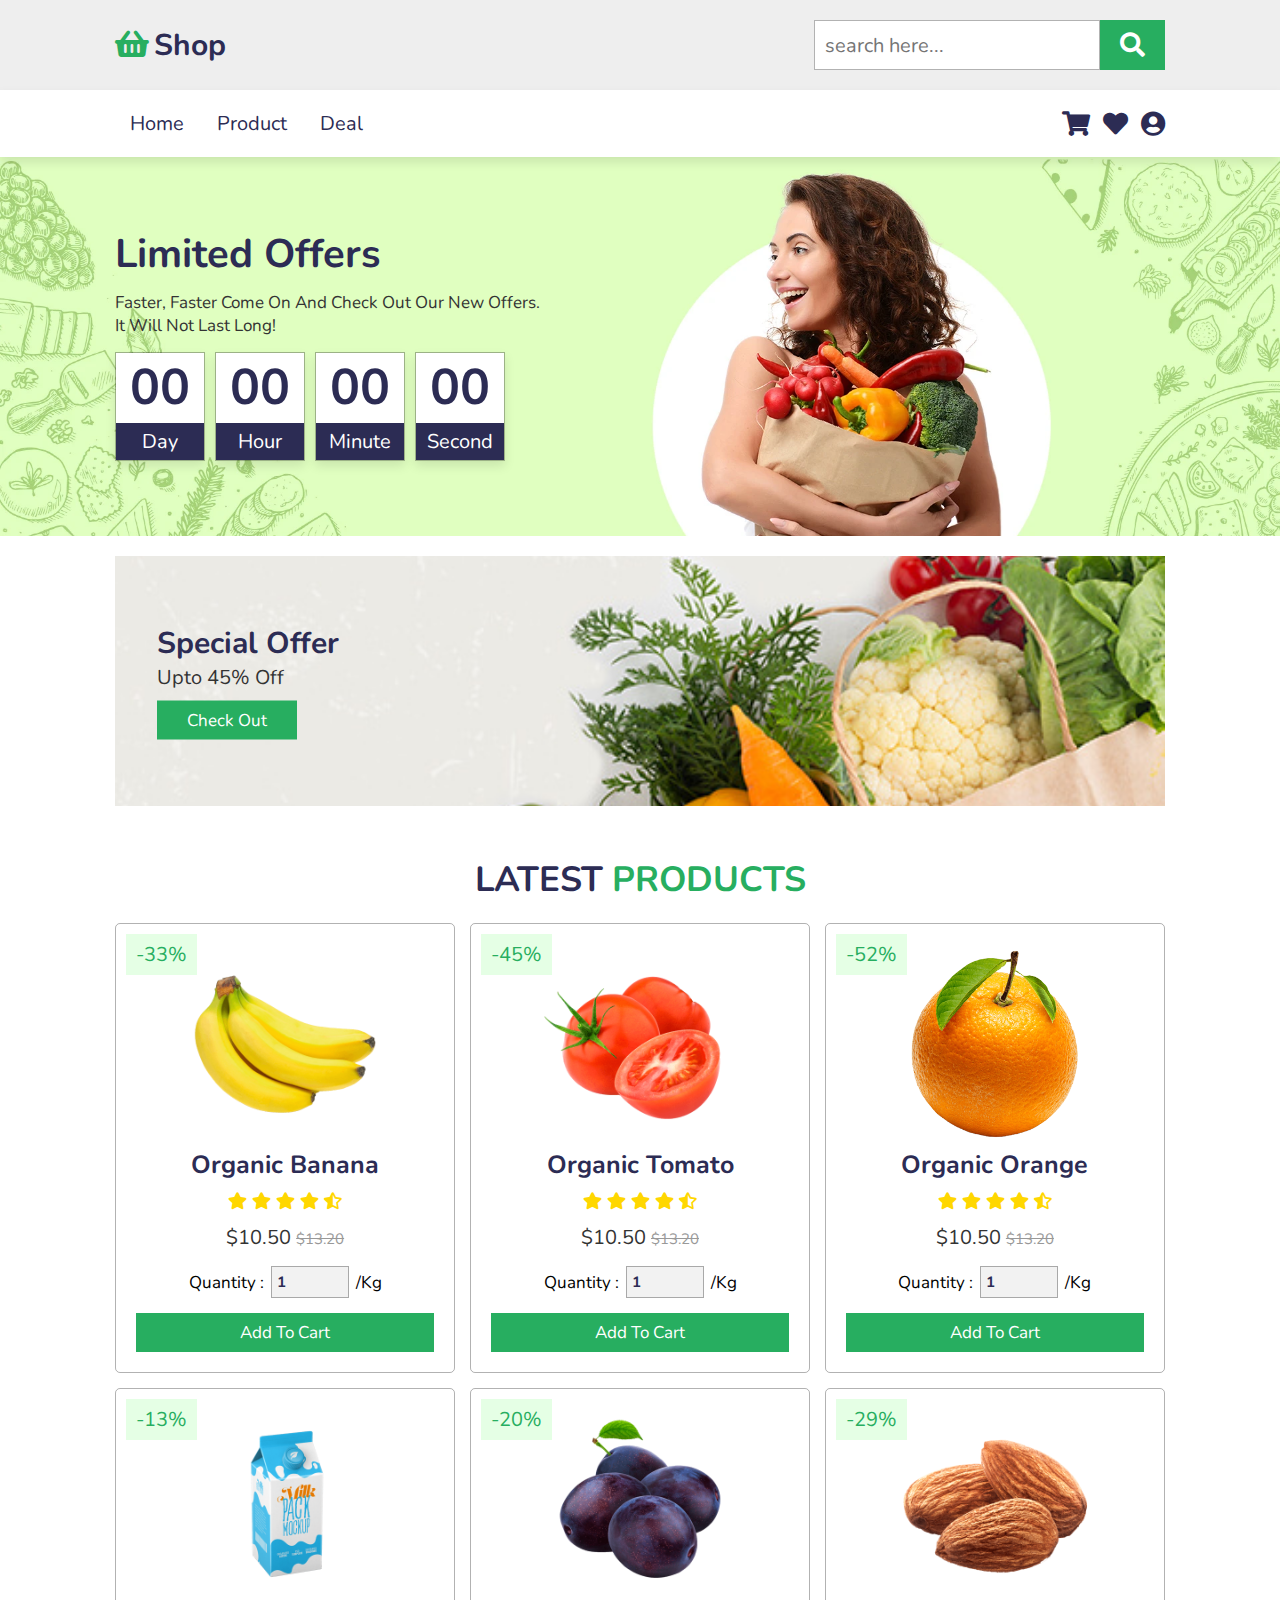
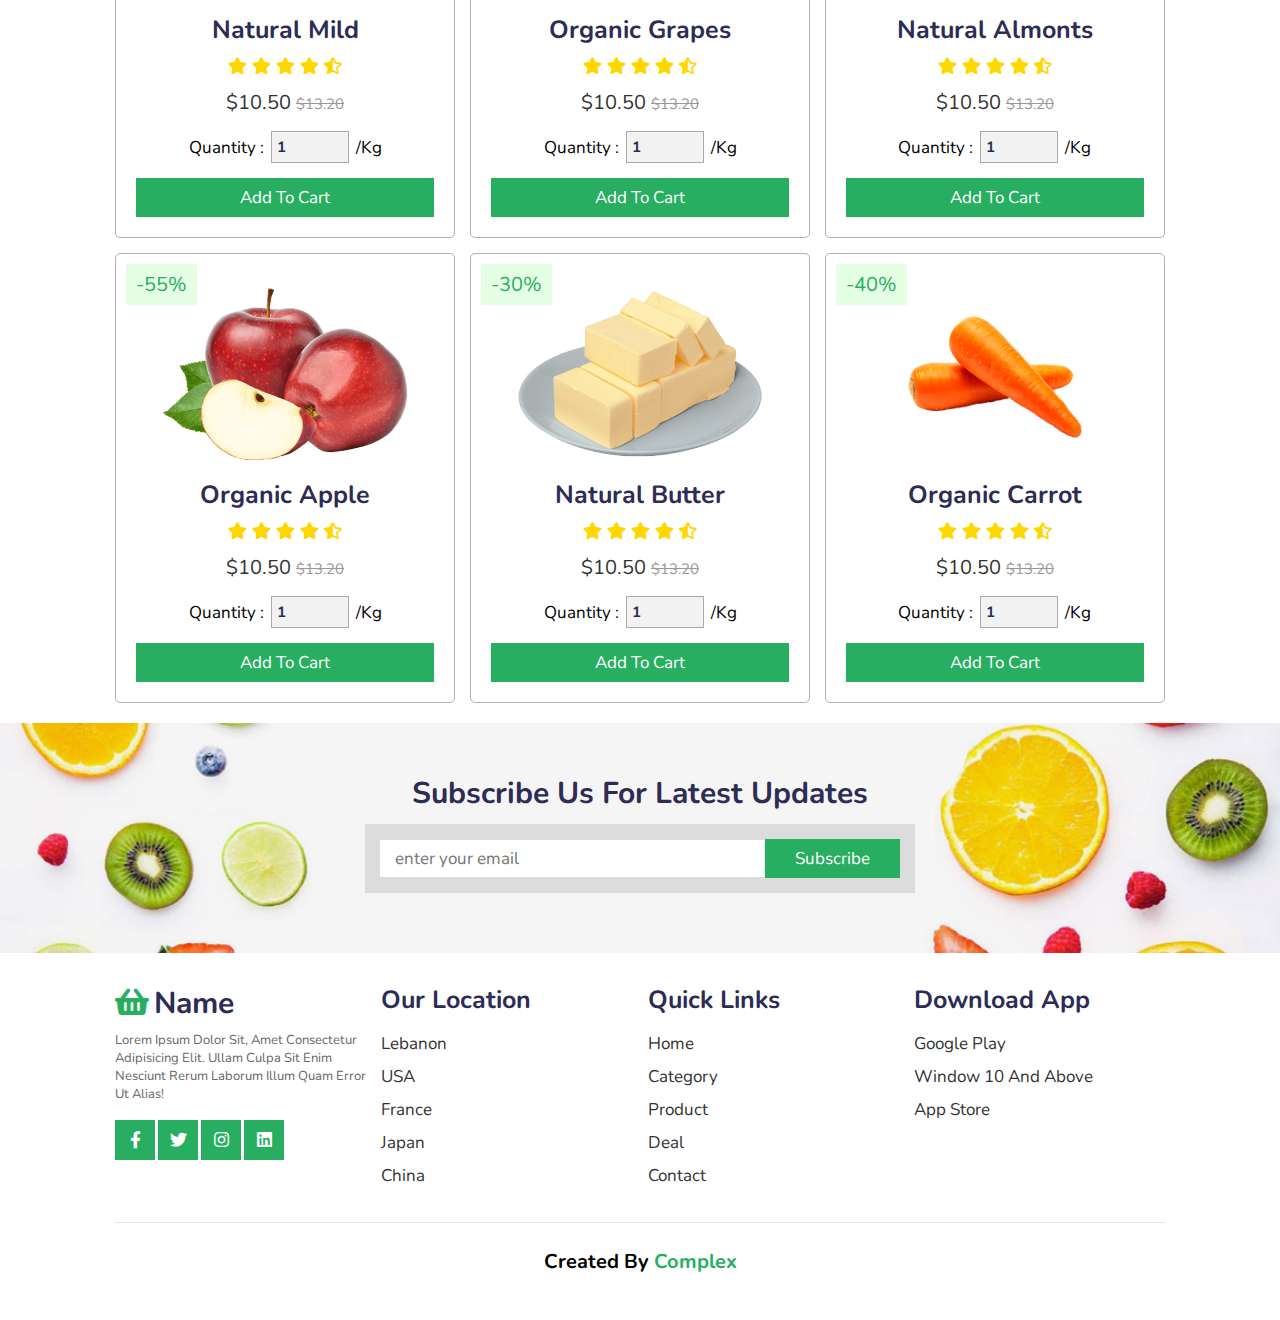
<file: limited offer.html>
<!DOCTYPE html>
<html lang="en">
<head>
    <meta charset="UTF-8">
    <meta name="viewport" content="width=device-width, initial-scale=1.0">
    <title>Shop | limited offers</title>

    <!-- font awesome cdn link  -->
    <link rel="stylesheet" href="https://cdnjs.cloudflare.com/ajax/libs/font-awesome/5.15.3/css/all.min.css">

    <!-- custom css file link  -->
    <link rel="stylesheet" href="style.css">

</head>
<body>
    

<!-- header section starts  -->

<header>

    <div class="header-1">

        <a href="#" class="logo"><i class="fas fa-shopping-basket"></i>Shop</a>

        <form action="" class="search-box-container">
            <input type="search" id="search-box" placeholder="search here...">
            <label for="search-box" class="fas fa-search"></label>
        </form>

    </div>

    <div class="header-2">

        <div id="menu-bar" class="fas fa-bars"></div>

        <nav class="navbar">
            <a href="index.html">home</a>
            <a href="#product">product</a>
            <a href="#deal">deal</a>
        </nav>

        <div class="icons">
            <a href="#" class="fas fa-shopping-cart"></a>
            <a href="#" class="fas fa-heart"></a>
            <a href="#" class="fas fa-user-circle"></a>
        </div>

    </div>

</header>

<!-- header section ends -->

<!-- deal section starts  -->

<section class="deal" id="deal">

    <div class="content">

        <h3 class="title">limited offers</h3>
        <p>Faster, Faster come on and check out our new offers.<br>
            It will not last long!
        </p>

        <div class="count-down">
            <div class="box">
                <h3 id="day">00</h3>
                <span>day</span>
            </div>
            <div class="box">
                <h3 id="hour">00</h3>
                <span>hour</span>
            </div>
            <div class="box">
                <h3 id="minute">00</h3>
                <span>minute</span>
            </div>
            <div class="box">
                <h3 id="second">00</h3>
                <span>second</span>
            </div>
        </div>

        

    </div>

</section>

<!-- deal section ends -->

<!-- banner section starts  -->

<section class="banner-container">

    <div class="banner">
        <img src="images/banner-1.jpg" alt="">
        <div class="content">
            <h3>special offer</h3>
            <p>upto 45% off</p>
            <a href="special offer.html" class="btn">check out</a>
        </div>
    </div>

</section>

<!-- banner section ends -->

<!-- product section starts  -->

<section class="product" id="product">

    <h1 class="heading">latest <span>products</span></h1>

    <div class="box-container">

        <div class="box">
            <span class="discount">-33%</span>
            <div class="icons">
                <a href="#" class="fas fa-heart"></a>
                <a href="#" class="fas fa-share"></a>
                <a href="#" class="fas fa-eye"></a>
            </div>
            <img src="images/product-1.png" alt="">
            <h3>organic banana</h3>
            <div class="stars">
                <i class="fas fa-star"></i>
                <i class="fas fa-star"></i>
                <i class="fas fa-star"></i>
                <i class="fas fa-star"></i>
                <i class="fas fa-star-half-alt"></i>
            </div>
            <div class="price"> $10.50 <span> $13.20 </span> </div>
            <div class="quantity">
                <span>quantity : </span>
                <input type="number" min="1" max="1000" value="1">
                <span> /kg </span>
            </div>
            <a href="#" class="btn">add to cart</a>
        </div>

        <div class="box">
            <span class="discount">-45%</span>
            <div class="icons">
                <a href="#" class="fas fa-heart"></a>
                <a href="#" class="fas fa-share"></a>
                <a href="#" class="fas fa-eye"></a>
            </div>
            <img src="images/product-2.png" alt="">
            <h3>organic tomato</h3>
            <div class="stars">
                <i class="fas fa-star"></i>
                <i class="fas fa-star"></i>
                <i class="fas fa-star"></i>
                <i class="fas fa-star"></i>
                <i class="fas fa-star-half-alt"></i>
            </div>
            <div class="price"> $10.50 <span> $13.20 </span> </div>
            <div class="quantity">
                <span>quantity : </span>
                <input type="number" min="1" max="1000" value="1">
                <span> /kg </span>
            </div>
            <a href="#" class="btn">add to cart</a>
        </div>

        <div class="box">
            <span class="discount">-52%</span>
            <div class="icons">
                <a href="#" class="fas fa-heart"></a>
                <a href="#" class="fas fa-share"></a>
                <a href="#" class="fas fa-eye"></a>
            </div>
            <img src="images/product-3.png" alt="">
            <h3>organic orange</h3>
            <div class="stars">
                <i class="fas fa-star"></i>
                <i class="fas fa-star"></i>
                <i class="fas fa-star"></i>
                <i class="fas fa-star"></i>
                <i class="fas fa-star-half-alt"></i>
            </div>
            <div class="price"> $10.50 <span> $13.20 </span> </div>
            <div class="quantity">
                <span>quantity : </span>
                <input type="number" min="1" max="1000" value="1">
                <span> /kg </span>
            </div>
            <a href="#" class="btn">add to cart</a>
        </div>

        <div class="box">
            <span class="discount">-13%</span>
            <div class="icons">
                <a href="#" class="fas fa-heart"></a>
                <a href="#" class="fas fa-share"></a>
                <a href="#" class="fas fa-eye"></a>
            </div>
            <img src="images/product-4.png" alt="">
            <h3>natural mild</h3>
            <div class="stars">
                <i class="fas fa-star"></i>
                <i class="fas fa-star"></i>
                <i class="fas fa-star"></i>
                <i class="fas fa-star"></i>
                <i class="fas fa-star-half-alt"></i>
            </div>
            <div class="price"> $10.50 <span> $13.20 </span> </div>
            <div class="quantity">
                <span>quantity : </span>
                <input type="number" min="1" max="1000" value="1">
                <span> /kg </span>
            </div>
            <a href="#" class="btn">add to cart</a>
        </div>

        <div class="box">
            <span class="discount">-20%</span>
            <div class="icons">
                <a href="#" class="fas fa-heart"></a>
                <a href="#" class="fas fa-share"></a>
                <a href="#" class="fas fa-eye"></a>
            </div>
            <img src="images/product-5.png" alt="">
            <h3>organic grapes</h3>
            <div class="stars">
                <i class="fas fa-star"></i>
                <i class="fas fa-star"></i>
                <i class="fas fa-star"></i>
                <i class="fas fa-star"></i>
                <i class="fas fa-star-half-alt"></i>
            </div>
            <div class="price"> $10.50 <span> $13.20 </span> </div>
            <div class="quantity">
                <span>quantity : </span>
                <input type="number" min="1" max="1000" value="1">
                <span> /kg </span>
            </div>
            <a href="#" class="btn">add to cart</a>
        </div>

        <div class="box">
            <span class="discount">-29%</span>
            <div class="icons">
                <a href="#" class="fas fa-heart"></a>
                <a href="#" class="fas fa-share"></a>
                <a href="#" class="fas fa-eye"></a>
            </div>
            <img src="images/product-6.png" alt="">
            <h3>natural almonts</h3>
            <div class="stars">
                <i class="fas fa-star"></i>
                <i class="fas fa-star"></i>
                <i class="fas fa-star"></i>
                <i class="fas fa-star"></i>
                <i class="fas fa-star-half-alt"></i>
            </div>
            <div class="price"> $10.50 <span> $13.20 </span> </div>
            <div class="quantity">
                <span>quantity : </span>
                <input type="number" min="1" max="1000" value="1">
                <span> /kg </span>
            </div>
            <a href="#" class="btn">add to cart</a>
        </div>

        <div class="box">
            <span class="discount">-55%</span>
            <div class="icons">
                <a href="#" class="fas fa-heart"></a>
                <a href="#" class="fas fa-share"></a>
                <a href="#" class="fas fa-eye"></a>
            </div>
            <img src="images/product-7.png" alt="">
            <h3>organic apple</h3>
            <div class="stars">
                <i class="fas fa-star"></i>
                <i class="fas fa-star"></i>
                <i class="fas fa-star"></i>
                <i class="fas fa-star"></i>
                <i class="fas fa-star-half-alt"></i>
            </div>
            <div class="price"> $10.50 <span> $13.20 </span> </div>
            <div class="quantity">
                <span>quantity : </span>
                <input type="number" min="1" max="1000" value="1">
                <span> /kg </span>
            </div>
            <a href="#" class="btn">add to cart</a>
        </div>

        <div class="box">
            <span class="discount">-30%</span>
            <div class="icons">
                <a href="#" class="fas fa-heart"></a>
                <a href="#" class="fas fa-share"></a>
                <a href="#" class="fas fa-eye"></a>
            </div>
            <img src="images/product-8.png" alt="">
            <h3>natural butter</h3>
            <div class="stars">
                <i class="fas fa-star"></i>
                <i class="fas fa-star"></i>
                <i class="fas fa-star"></i>
                <i class="fas fa-star"></i>
                <i class="fas fa-star-half-alt"></i>
            </div>
            <div class="price"> $10.50 <span> $13.20 </span> </div>
            <div class="quantity">
                <span>quantity : </span>
                <input type="number" min="1" max="1000" value="1">
                <span> /kg </span>
            </div>
            <a href="#" class="btn">add to cart</a>
        </div>

        <div class="box">
            <span class="discount">-40%</span>
            <div class="icons">
                <a href="#" class="fas fa-heart"></a>
                <a href="#" class="fas fa-share"></a>
                <a href="#" class="fas fa-eye"></a>
            </div>
            <img src="images/product-9.png" alt="">
            <h3>organic carrot</h3>
            <div class="stars">
                <i class="fas fa-star"></i>
                <i class="fas fa-star"></i>
                <i class="fas fa-star"></i>
                <i class="fas fa-star"></i>
                <i class="fas fa-star-half-alt"></i>
            </div>
            <div class="price"> $10.50 <span> $13.20 </span> </div>
            <div class="quantity">
                <span>quantity : </span>
                <input type="number" min="1" max="1000" value="1">
                <span> /kg </span>
            </div>
            <a href="#" class="btn">add to cart</a>
        </div>

    </div>

</section>

<!-- product section ends -->

<!-- newsletter section starts  -->

<section class="newsletter">

    <h3>subscribe us for latest updates</h3>

    <form action="">
        <input class="box" type="email" placeholder="enter your email" required>
        <input type="submit" value="subscribe" class="btn">
    </form>

</section>

<!-- newsletter section ends -->

<!-- footer section starts  -->

<section class="footer">

    <div class="box-container">

        <div class="box">
            <a href="#" class="logo"><i class="fas fa-shopping-basket"></i>Name</a>
            <p>Lorem ipsum dolor sit, amet consectetur adipisicing elit. Ullam culpa sit enim nesciunt rerum laborum illum quam error ut alias!</p>
            <div class="share">
                <a href="#" class="btn fab fa-facebook-f"></a>
                <a href="#" class="btn fab fa-twitter"></a>
                <a href="#" class="btn fab fa-instagram"></a>
                <a href="#" class="btn fab fa-linkedin"></a>
            </div>
        </div>
        
        <div class="box">
            <h3>our location</h3>
            <div class="links">
                <a href="#">Lebanon</a>
                <a href="#">USA</a>
                <a href="#">france</a>
                <a href="#">japan</a>
                <a href="#">china</a>
            </div>
        </div>

        <div class="box">
            <h3>quick links</h3>
            <div class="links">
                <a href="#">home</a>
                <a href="#">category</a>
                <a href="#">product</a>
                <a href="#">deal</a>
                <a href="#">contact</a>
            </div>
        </div>

        <div class="box">
            <h3>download app</h3>
            <div class="links">
                <a href="#">google play</a>
                <a href="#">window 10 and above</a>
                <a href="#">app store</a>
            </div>
        </div>

    </div>

    <h1 class="credit"> created by <span> Complex </span>  </h1>

</section>

<!-- footer section ends -->



















<!-- custom js file link  -->
<script src="script.js"></script>
    
</body>
</html>
</file>
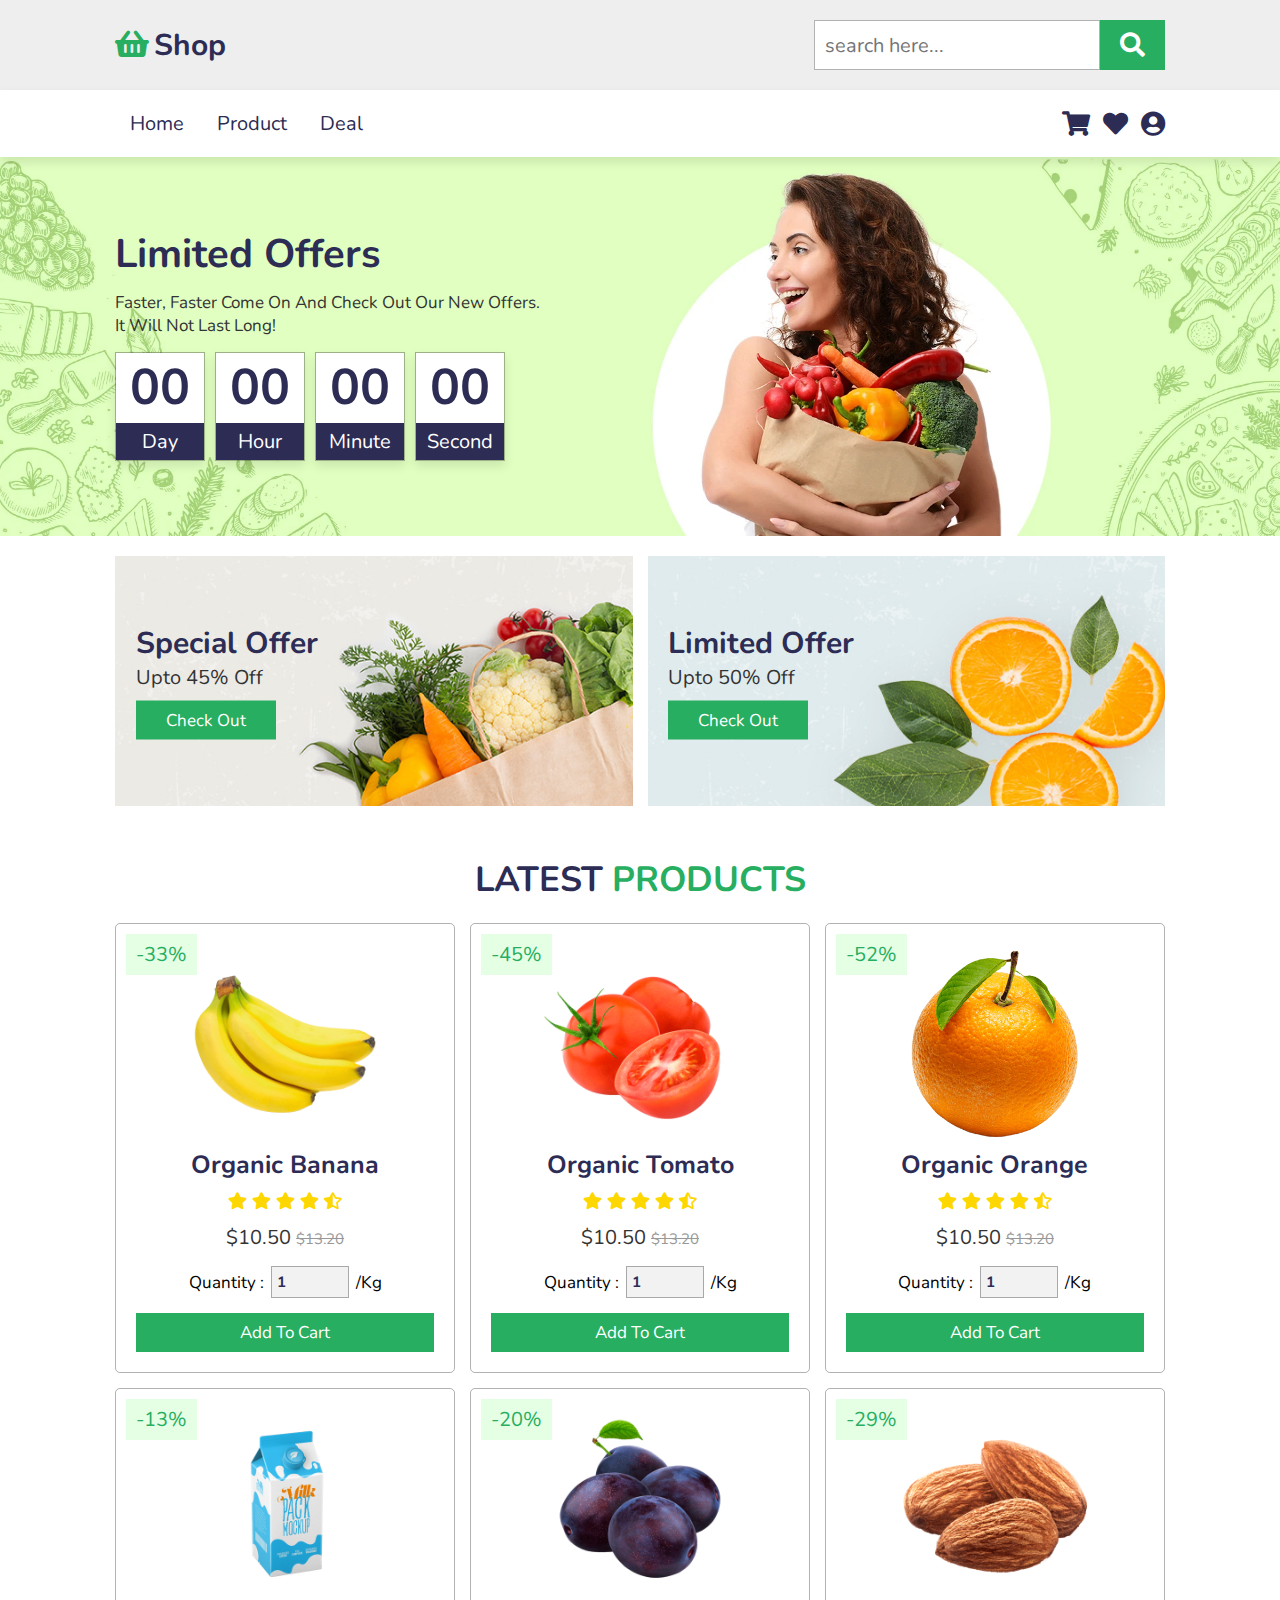
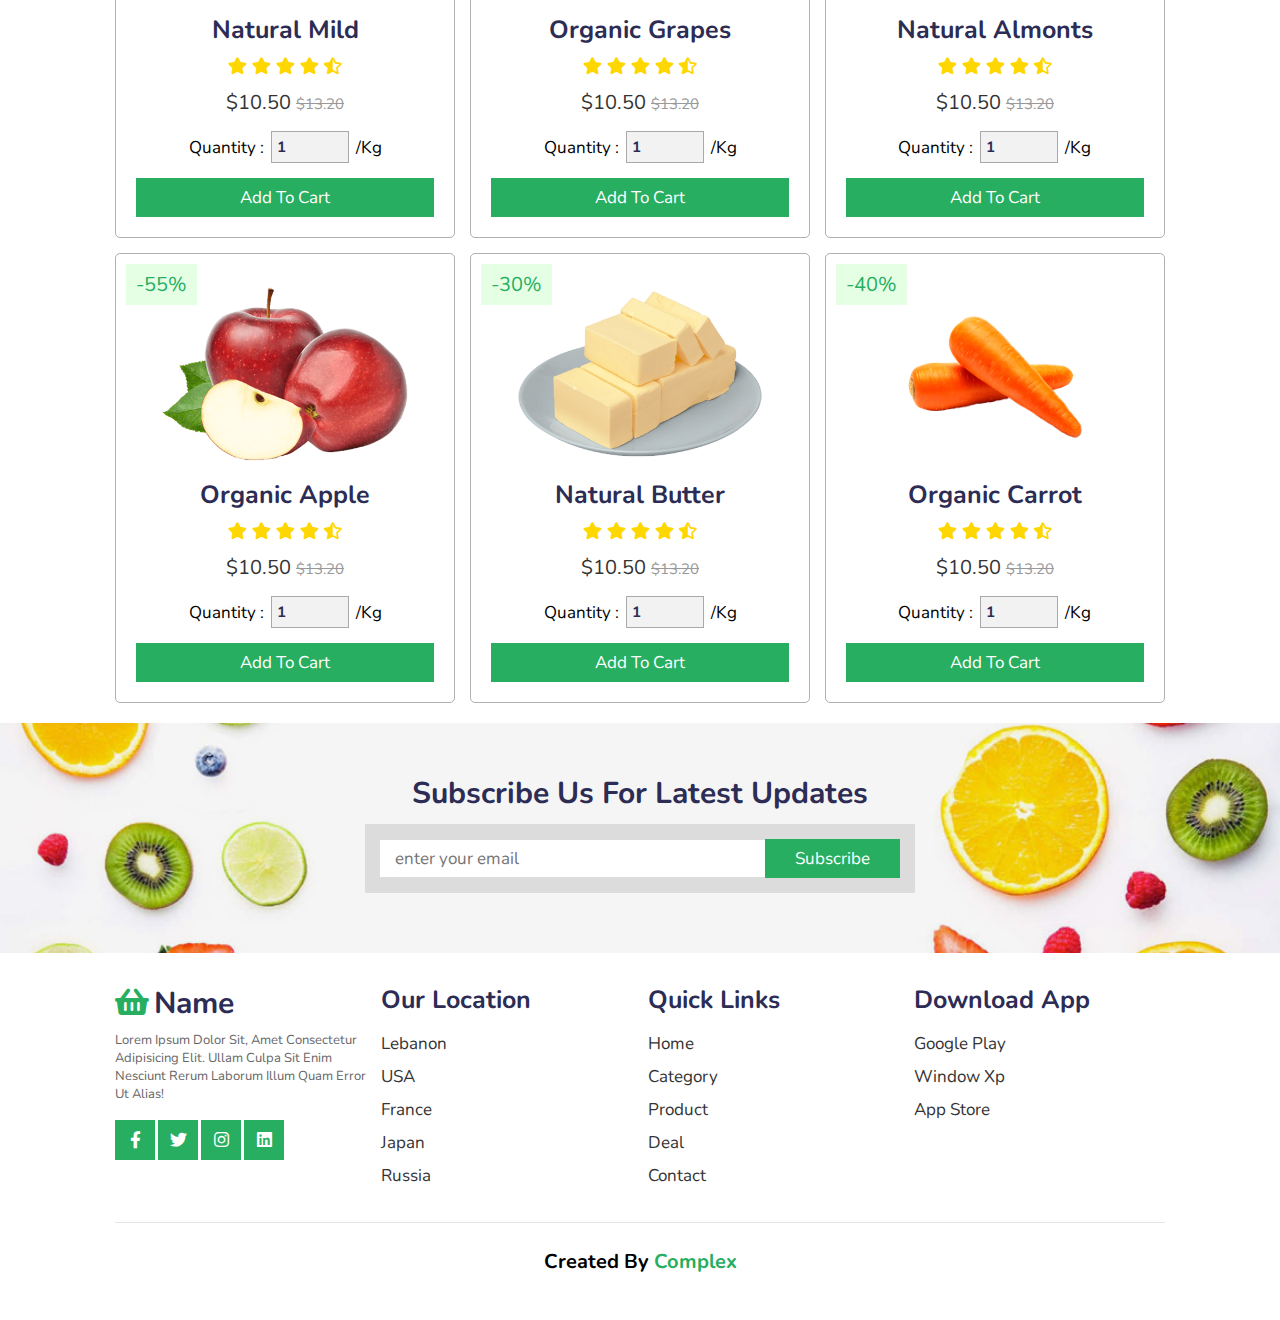
<file: meat.html>
<!DOCTYPE html>
<html lang="en">
<head>
    <meta charset="UTF-8">
    <meta name="viewport" content="width=device-width, initial-scale=1.0">
    <title>Shop | Meat</title>

    <!-- font awesome cdn link  -->
    <link rel="stylesheet" href="https://cdnjs.cloudflare.com/ajax/libs/font-awesome/5.15.3/css/all.min.css">

    <!-- custom css file link  -->
    <link rel="stylesheet" href="style.css">

</head>
<body>
    

<!-- header section starts  -->

<header>

    <div class="header-1">

        <a href="#" class="logo"><i class="fas fa-shopping-basket"></i>Shop</a>

        <form action="" class="search-box-container">
            <input type="search" id="search-box" placeholder="search here...">
            <label for="search-box" class="fas fa-search"></label>
        </form>

    </div>

    <div class="header-2">

        <div id="menu-bar" class="fas fa-bars"></div>

        <nav class="navbar">
            <a href="index.html">home</a>
            <a href="#product">product</a>
            <a href="#deal">deal</a>
        </nav>

        <div class="icons">
            <a href="#" class="fas fa-shopping-cart"></a>
            <a href="#" class="fas fa-heart"></a>
            <a href="#" class="fas fa-user-circle"></a>
        </div>

    </div>

</header>

<!-- header section ends -->

<!-- deal section starts  -->

<section class="deal" id="deal">

    <div class="content">

        <h3 class="title">limited offers</h3>
        <p>Faster, Faster come on and check out our new offers.<br>
            It will not last long!
        </p>

        <div class="count-down">
            <div class="box">
                <h3 id="day">00</h3>
                <span>day</span>
            </div>
            <div class="box">
                <h3 id="hour">00</h3>
                <span>hour</span>
            </div>
            <div class="box">
                <h3 id="minute">00</h3>
                <span>minute</span>
            </div>
            <div class="box">
                <h3 id="second">00</h3>
                <span>second</span>
            </div>
        </div>

        

    </div>

</section>

<!-- deal section ends -->

<!-- banner section starts  -->

<section class="banner-container">

    <div class="banner">
        <img src="images/banner-1.jpg" alt="">
        <div class="content">
            <h3>special offer</h3>
            <p>upto 45% off</p>
            <a href="special offer.html" class="btn">check out</a>
        </div>
    </div>

    <div class="banner">
        <img src="images/banner-2.jpg" alt="">
        <div class="content">
            <h3>limited offer</h3>
            <p>upto 50% off</p>
            <a href="limited offer.html" class="btn">check out</a>
        </div>
    </div>

</section>

<!-- banner section ends -->

<!-- product section starts  -->

<section class="product" id="product">

    <h1 class="heading">latest <span>products</span></h1>

    <div class="box-container">

        <div class="box">
            <span class="discount">-33%</span>
            <div class="icons">
                <a href="#" class="fas fa-heart"></a>
                <a href="#" class="fas fa-share"></a>
                <a href="#" class="fas fa-eye"></a>
            </div>
            <img src="images/product-1.png" alt="">
            <h3>organic banana</h3>
            <div class="stars">
                <i class="fas fa-star"></i>
                <i class="fas fa-star"></i>
                <i class="fas fa-star"></i>
                <i class="fas fa-star"></i>
                <i class="fas fa-star-half-alt"></i>
            </div>
            <div class="price"> $10.50 <span> $13.20 </span> </div>
            <div class="quantity">
                <span>quantity : </span>
                <input type="number" min="1" max="1000" value="1">
                <span> /kg </span>
            </div>
            <a href="#" class="btn">add to cart</a>
        </div>

        <div class="box">
            <span class="discount">-45%</span>
            <div class="icons">
                <a href="#" class="fas fa-heart"></a>
                <a href="#" class="fas fa-share"></a>
                <a href="#" class="fas fa-eye"></a>
            </div>
            <img src="images/product-2.png" alt="">
            <h3>organic tomato</h3>
            <div class="stars">
                <i class="fas fa-star"></i>
                <i class="fas fa-star"></i>
                <i class="fas fa-star"></i>
                <i class="fas fa-star"></i>
                <i class="fas fa-star-half-alt"></i>
            </div>
            <div class="price"> $10.50 <span> $13.20 </span> </div>
            <div class="quantity">
                <span>quantity : </span>
                <input type="number" min="1" max="1000" value="1">
                <span> /kg </span>
            </div>
            <a href="#" class="btn">add to cart</a>
        </div>

        <div class="box">
            <span class="discount">-52%</span>
            <div class="icons">
                <a href="#" class="fas fa-heart"></a>
                <a href="#" class="fas fa-share"></a>
                <a href="#" class="fas fa-eye"></a>
            </div>
            <img src="images/product-3.png" alt="">
            <h3>organic orange</h3>
            <div class="stars">
                <i class="fas fa-star"></i>
                <i class="fas fa-star"></i>
                <i class="fas fa-star"></i>
                <i class="fas fa-star"></i>
                <i class="fas fa-star-half-alt"></i>
            </div>
            <div class="price"> $10.50 <span> $13.20 </span> </div>
            <div class="quantity">
                <span>quantity : </span>
                <input type="number" min="1" max="1000" value="1">
                <span> /kg </span>
            </div>
            <a href="#" class="btn">add to cart</a>
        </div>

        <div class="box">
            <span class="discount">-13%</span>
            <div class="icons">
                <a href="#" class="fas fa-heart"></a>
                <a href="#" class="fas fa-share"></a>
                <a href="#" class="fas fa-eye"></a>
            </div>
            <img src="images/product-4.png" alt="">
            <h3>natural mild</h3>
            <div class="stars">
                <i class="fas fa-star"></i>
                <i class="fas fa-star"></i>
                <i class="fas fa-star"></i>
                <i class="fas fa-star"></i>
                <i class="fas fa-star-half-alt"></i>
            </div>
            <div class="price"> $10.50 <span> $13.20 </span> </div>
            <div class="quantity">
                <span>quantity : </span>
                <input type="number" min="1" max="1000" value="1">
                <span> /kg </span>
            </div>
            <a href="#" class="btn">add to cart</a>
        </div>

        <div class="box">
            <span class="discount">-20%</span>
            <div class="icons">
                <a href="#" class="fas fa-heart"></a>
                <a href="#" class="fas fa-share"></a>
                <a href="#" class="fas fa-eye"></a>
            </div>
            <img src="images/product-5.png" alt="">
            <h3>organic grapes</h3>
            <div class="stars">
                <i class="fas fa-star"></i>
                <i class="fas fa-star"></i>
                <i class="fas fa-star"></i>
                <i class="fas fa-star"></i>
                <i class="fas fa-star-half-alt"></i>
            </div>
            <div class="price"> $10.50 <span> $13.20 </span> </div>
            <div class="quantity">
                <span>quantity : </span>
                <input type="number" min="1" max="1000" value="1">
                <span> /kg </span>
            </div>
            <a href="#" class="btn">add to cart</a>
        </div>

        <div class="box">
            <span class="discount">-29%</span>
            <div class="icons">
                <a href="#" class="fas fa-heart"></a>
                <a href="#" class="fas fa-share"></a>
                <a href="#" class="fas fa-eye"></a>
            </div>
            <img src="images/product-6.png" alt="">
            <h3>natural almonts</h3>
            <div class="stars">
                <i class="fas fa-star"></i>
                <i class="fas fa-star"></i>
                <i class="fas fa-star"></i>
                <i class="fas fa-star"></i>
                <i class="fas fa-star-half-alt"></i>
            </div>
            <div class="price"> $10.50 <span> $13.20 </span> </div>
            <div class="quantity">
                <span>quantity : </span>
                <input type="number" min="1" max="1000" value="1">
                <span> /kg </span>
            </div>
            <a href="#" class="btn">add to cart</a>
        </div>

        <div class="box">
            <span class="discount">-55%</span>
            <div class="icons">
                <a href="#" class="fas fa-heart"></a>
                <a href="#" class="fas fa-share"></a>
                <a href="#" class="fas fa-eye"></a>
            </div>
            <img src="images/product-7.png" alt="">
            <h3>organic apple</h3>
            <div class="stars">
                <i class="fas fa-star"></i>
                <i class="fas fa-star"></i>
                <i class="fas fa-star"></i>
                <i class="fas fa-star"></i>
                <i class="fas fa-star-half-alt"></i>
            </div>
            <div class="price"> $10.50 <span> $13.20 </span> </div>
            <div class="quantity">
                <span>quantity : </span>
                <input type="number" min="1" max="1000" value="1">
                <span> /kg </span>
            </div>
            <a href="#" class="btn">add to cart</a>
        </div>

        <div class="box">
            <span class="discount">-30%</span>
            <div class="icons">
                <a href="#" class="fas fa-heart"></a>
                <a href="#" class="fas fa-share"></a>
                <a href="#" class="fas fa-eye"></a>
            </div>
            <img src="images/product-8.png" alt="">
            <h3>natural butter</h3>
            <div class="stars">
                <i class="fas fa-star"></i>
                <i class="fas fa-star"></i>
                <i class="fas fa-star"></i>
                <i class="fas fa-star"></i>
                <i class="fas fa-star-half-alt"></i>
            </div>
            <div class="price"> $10.50 <span> $13.20 </span> </div>
            <div class="quantity">
                <span>quantity : </span>
                <input type="number" min="1" max="1000" value="1">
                <span> /kg </span>
            </div>
            <a href="#" class="btn">add to cart</a>
        </div>

        <div class="box">
            <span class="discount">-40%</span>
            <div class="icons">
                <a href="#" class="fas fa-heart"></a>
                <a href="#" class="fas fa-share"></a>
                <a href="#" class="fas fa-eye"></a>
            </div>
            <img src="images/product-9.png" alt="">
            <h3>organic carrot</h3>
            <div class="stars">
                <i class="fas fa-star"></i>
                <i class="fas fa-star"></i>
                <i class="fas fa-star"></i>
                <i class="fas fa-star"></i>
                <i class="fas fa-star-half-alt"></i>
            </div>
            <div class="price"> $10.50 <span> $13.20 </span> </div>
            <div class="quantity">
                <span>quantity : </span>
                <input type="number" min="1" max="1000" value="1">
                <span> /kg </span>
            </div>
            <a href="#" class="btn">add to cart</a>
        </div>

    </div>

</section>

<!-- product section ends -->

<!-- newsletter section starts  -->

<section class="newsletter">

    <h3>subscribe us for latest updates</h3>

    <form action="">
        <input class="box" type="email" placeholder="enter your email" required>
        <input type="submit" value="subscribe" class="btn">
    </form>

</section>

<!-- newsletter section ends -->

<!-- footer section starts  -->

<section class="footer">

    <div class="box-container">

        <div class="box">
            <a href="#" class="logo"><i class="fas fa-shopping-basket"></i>Name</a>
            <p>Lorem ipsum dolor sit, amet consectetur adipisicing elit. Ullam culpa sit enim nesciunt rerum laborum illum quam error ut alias!</p>
            <div class="share">
                <a href="#" class="btn fab fa-facebook-f"></a>
                <a href="#" class="btn fab fa-twitter"></a>
                <a href="#" class="btn fab fa-instagram"></a>
                <a href="#" class="btn fab fa-linkedin"></a>
            </div>
        </div>
        
        <div class="box">
            <h3>our location</h3>
            <div class="links">
                <a href="#">Lebanon</a>
                <a href="#">USA</a>
                <a href="#">france</a>
                <a href="#">japan</a>
                <a href="#">russia</a>
            </div>
        </div>

        <div class="box">
            <h3>quick links</h3>
            <div class="links">
                <a href="#">home</a>
                <a href="#">category</a>
                <a href="#">product</a>
                <a href="#">deal</a>
                <a href="#">contact</a>
            </div>
        </div>

        <div class="box">
            <h3>download app</h3>
            <div class="links">
                <a href="#">google play</a>
                <a href="#">window xp</a>
                <a href="#">app store</a>
            </div>
        </div>

    </div>

    <h1 class="credit"> created by <span> Complex </span>  </h1>

</section>

<!-- footer section ends -->



















<!-- custom js file link  -->
<script src="script.js"></script>
    
</body>
</html>
</file>
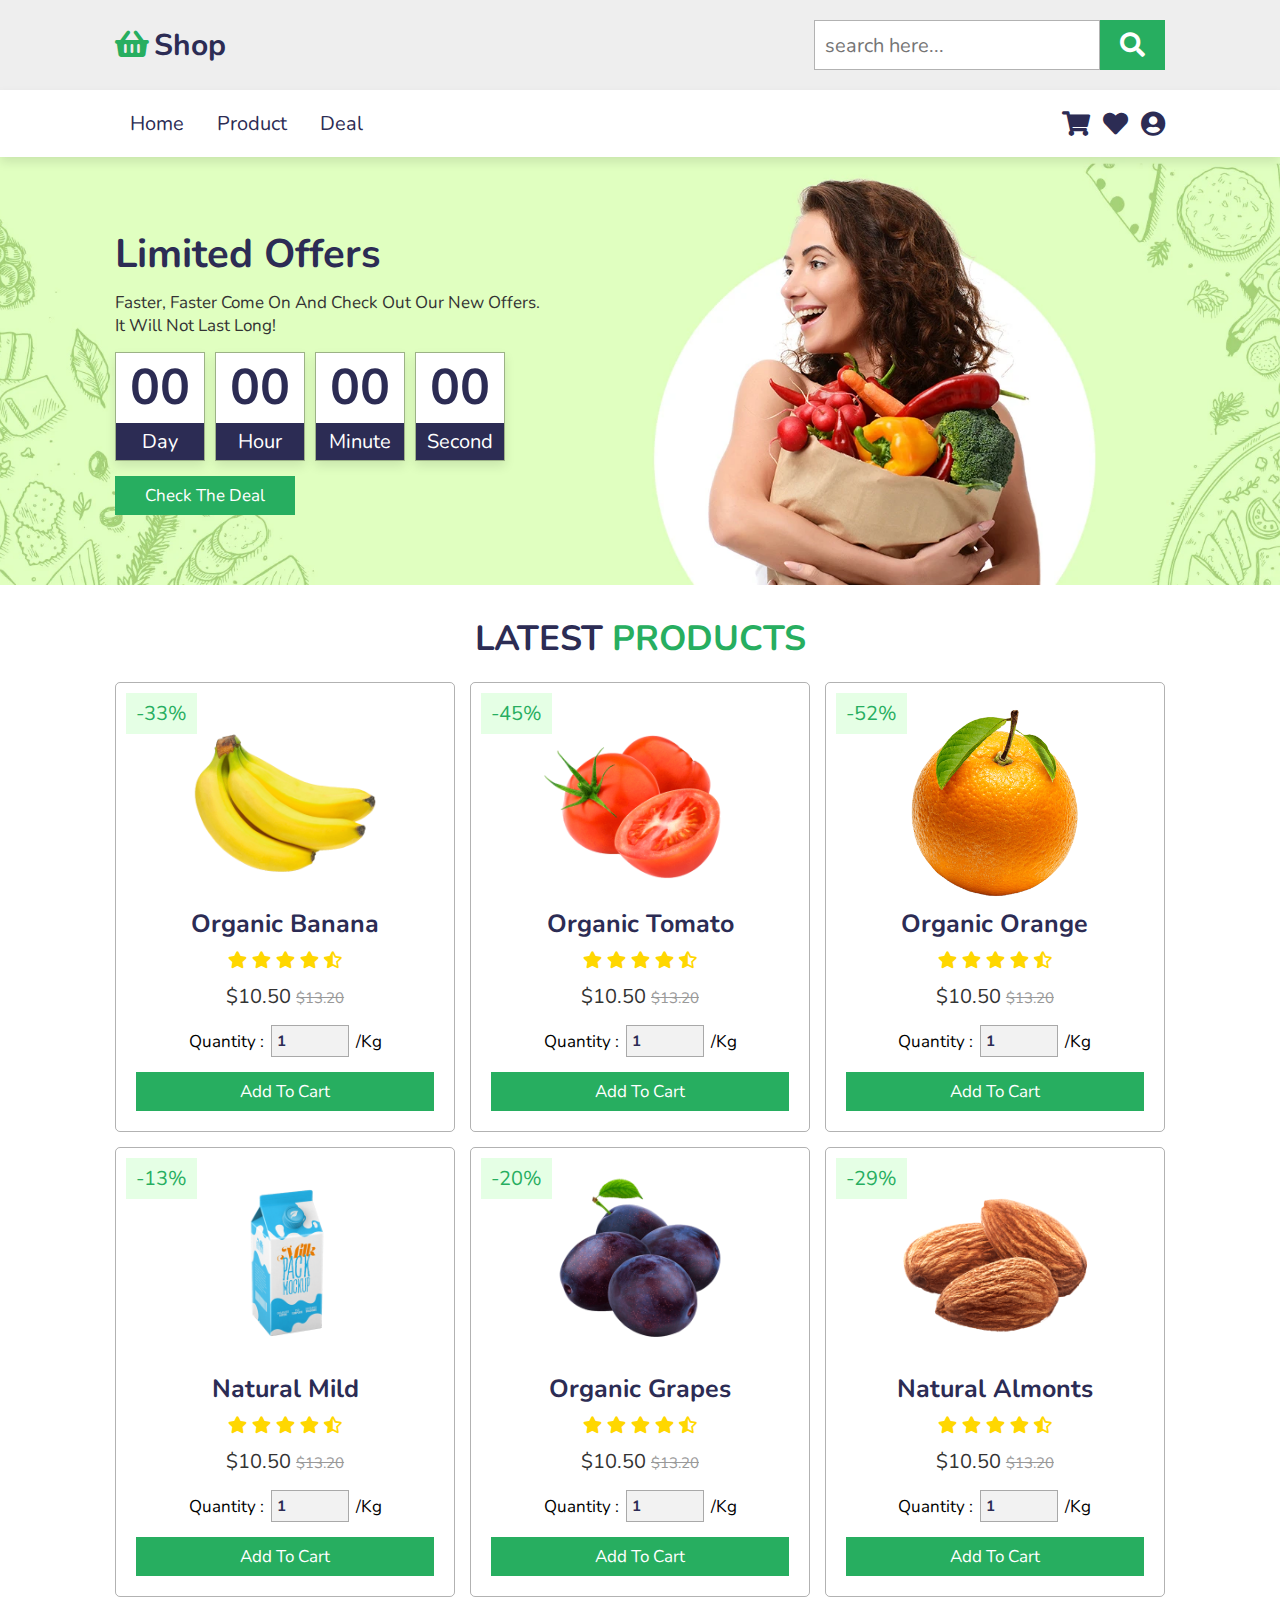
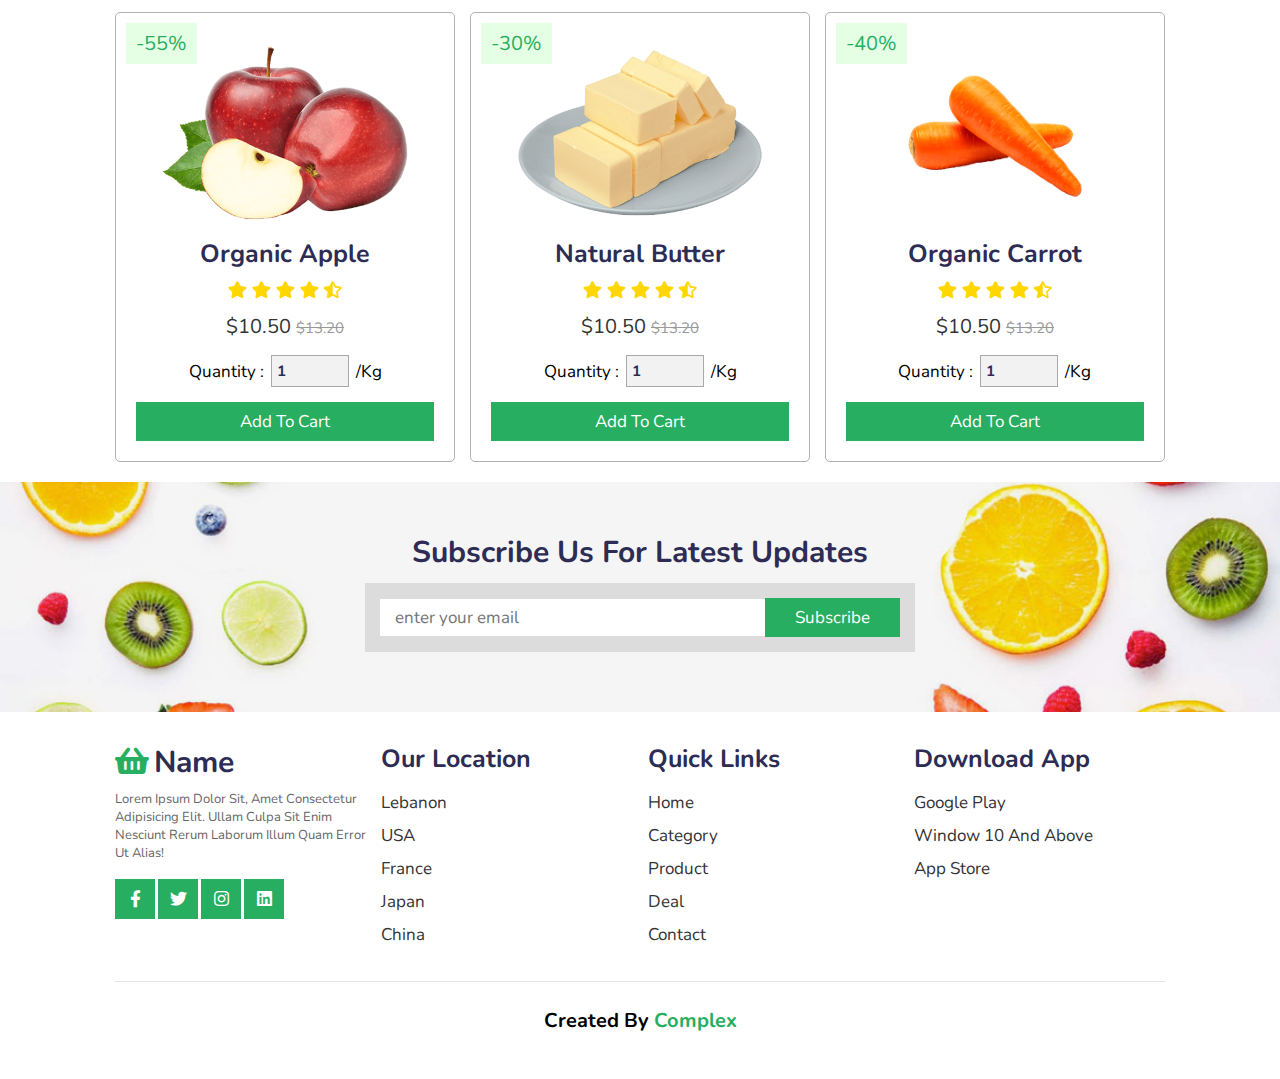
<file: special offer.html>
<!DOCTYPE html>
<html lang="en">
<head>
    <meta charset="UTF-8">
    <meta name="viewport" content="width=device-width, initial-scale=1.0">
    <title>Shop | special offers</title>

    <!-- font awesome cdn link  -->
    <link rel="stylesheet" href="https://cdnjs.cloudflare.com/ajax/libs/font-awesome/5.15.3/css/all.min.css">

    <!-- custom css file link  -->
    <link rel="stylesheet" href="style.css">

</head>
<body>
    

<!-- header section starts  -->

<header>

    <div class="header-1">

        <a href="#" class="logo"><i class="fas fa-shopping-basket"></i>Shop</a>

        <form action="" class="search-box-container">
            <input type="search" id="search-box" placeholder="search here...">
            <label for="search-box" class="fas fa-search"></label>
        </form>

    </div>

    <div class="header-2">

        <div id="menu-bar" class="fas fa-bars"></div>

        <nav class="navbar">
            <a href="index.html">home</a>
            <a href="#product">product</a>
            <a href="#deal">deal</a>
        </nav>

        <div class="icons">
            <a href="#" class="fas fa-shopping-cart"></a>
            <a href="#" class="fas fa-heart"></a>
            <a href="#" class="fas fa-user-circle"></a>
        </div>

    </div>

</header>

<!-- header section ends -->

<!-- deal section starts  -->

<section class="deal" id="deal">

    <div class="content">

        <h3 class="title">limited offers</h3>
        <p>Faster, Faster come on and check out our new offers.<br>
            It will not last long!
        </p>

        <div class="count-down">
            <div class="box">
                <h3 id="day">00</h3>
                <span>day</span>
            </div>
            <div class="box">
                <h3 id="hour">00</h3>
                <span>hour</span>
            </div>
            <div class="box">
                <h3 id="minute">00</h3>
                <span>minute</span>
            </div>
            <div class="box">
                <h3 id="second">00</h3>
                <span>second</span>
            </div>
        </div>

        <a href="limited offer.html" class="btn">check the deal</a>

    </div>

</section>

<!-- deal section ends -->

<!-- product section starts  -->

<section class="product" id="product">

    <h1 class="heading">latest <span>products</span></h1>

    <div class="box-container">

        <div class="box">
            <span class="discount">-33%</span>
            <div class="icons">
                <a href="#" class="fas fa-heart"></a>
                <a href="#" class="fas fa-share"></a>
                <a href="#" class="fas fa-eye"></a>
            </div>
            <img src="images/product-1.png" alt="">
            <h3>organic banana</h3>
            <div class="stars">
                <i class="fas fa-star"></i>
                <i class="fas fa-star"></i>
                <i class="fas fa-star"></i>
                <i class="fas fa-star"></i>
                <i class="fas fa-star-half-alt"></i>
            </div>
            <div class="price"> $10.50 <span> $13.20 </span> </div>
            <div class="quantity">
                <span>quantity : </span>
                <input type="number" min="1" max="1000" value="1">
                <span> /kg </span>
            </div>
            <a href="#" class="btn">add to cart</a>
        </div>

        <div class="box">
            <span class="discount">-45%</span>
            <div class="icons">
                <a href="#" class="fas fa-heart"></a>
                <a href="#" class="fas fa-share"></a>
                <a href="#" class="fas fa-eye"></a>
            </div>
            <img src="images/product-2.png" alt="">
            <h3>organic tomato</h3>
            <div class="stars">
                <i class="fas fa-star"></i>
                <i class="fas fa-star"></i>
                <i class="fas fa-star"></i>
                <i class="fas fa-star"></i>
                <i class="fas fa-star-half-alt"></i>
            </div>
            <div class="price"> $10.50 <span> $13.20 </span> </div>
            <div class="quantity">
                <span>quantity : </span>
                <input type="number" min="1" max="1000" value="1">
                <span> /kg </span>
            </div>
            <a href="#" class="btn">add to cart</a>
        </div>

        <div class="box">
            <span class="discount">-52%</span>
            <div class="icons">
                <a href="#" class="fas fa-heart"></a>
                <a href="#" class="fas fa-share"></a>
                <a href="#" class="fas fa-eye"></a>
            </div>
            <img src="images/product-3.png" alt="">
            <h3>organic orange</h3>
            <div class="stars">
                <i class="fas fa-star"></i>
                <i class="fas fa-star"></i>
                <i class="fas fa-star"></i>
                <i class="fas fa-star"></i>
                <i class="fas fa-star-half-alt"></i>
            </div>
            <div class="price"> $10.50 <span> $13.20 </span> </div>
            <div class="quantity">
                <span>quantity : </span>
                <input type="number" min="1" max="1000" value="1">
                <span> /kg </span>
            </div>
            <a href="#" class="btn">add to cart</a>
        </div>

        <div class="box">
            <span class="discount">-13%</span>
            <div class="icons">
                <a href="#" class="fas fa-heart"></a>
                <a href="#" class="fas fa-share"></a>
                <a href="#" class="fas fa-eye"></a>
            </div>
            <img src="images/product-4.png" alt="">
            <h3>natural mild</h3>
            <div class="stars">
                <i class="fas fa-star"></i>
                <i class="fas fa-star"></i>
                <i class="fas fa-star"></i>
                <i class="fas fa-star"></i>
                <i class="fas fa-star-half-alt"></i>
            </div>
            <div class="price"> $10.50 <span> $13.20 </span> </div>
            <div class="quantity">
                <span>quantity : </span>
                <input type="number" min="1" max="1000" value="1">
                <span> /kg </span>
            </div>
            <a href="#" class="btn">add to cart</a>
        </div>

        <div class="box">
            <span class="discount">-20%</span>
            <div class="icons">
                <a href="#" class="fas fa-heart"></a>
                <a href="#" class="fas fa-share"></a>
                <a href="#" class="fas fa-eye"></a>
            </div>
            <img src="images/product-5.png" alt="">
            <h3>organic grapes</h3>
            <div class="stars">
                <i class="fas fa-star"></i>
                <i class="fas fa-star"></i>
                <i class="fas fa-star"></i>
                <i class="fas fa-star"></i>
                <i class="fas fa-star-half-alt"></i>
            </div>
            <div class="price"> $10.50 <span> $13.20 </span> </div>
            <div class="quantity">
                <span>quantity : </span>
                <input type="number" min="1" max="1000" value="1">
                <span> /kg </span>
            </div>
            <a href="#" class="btn">add to cart</a>
        </div>

        <div class="box">
            <span class="discount">-29%</span>
            <div class="icons">
                <a href="#" class="fas fa-heart"></a>
                <a href="#" class="fas fa-share"></a>
                <a href="#" class="fas fa-eye"></a>
            </div>
            <img src="images/product-6.png" alt="">
            <h3>natural almonts</h3>
            <div class="stars">
                <i class="fas fa-star"></i>
                <i class="fas fa-star"></i>
                <i class="fas fa-star"></i>
                <i class="fas fa-star"></i>
                <i class="fas fa-star-half-alt"></i>
            </div>
            <div class="price"> $10.50 <span> $13.20 </span> </div>
            <div class="quantity">
                <span>quantity : </span>
                <input type="number" min="1" max="1000" value="1">
                <span> /kg </span>
            </div>
            <a href="#" class="btn">add to cart</a>
        </div>

        <div class="box">
            <span class="discount">-55%</span>
            <div class="icons">
                <a href="#" class="fas fa-heart"></a>
                <a href="#" class="fas fa-share"></a>
                <a href="#" class="fas fa-eye"></a>
            </div>
            <img src="images/product-7.png" alt="">
            <h3>organic apple</h3>
            <div class="stars">
                <i class="fas fa-star"></i>
                <i class="fas fa-star"></i>
                <i class="fas fa-star"></i>
                <i class="fas fa-star"></i>
                <i class="fas fa-star-half-alt"></i>
            </div>
            <div class="price"> $10.50 <span> $13.20 </span> </div>
            <div class="quantity">
                <span>quantity : </span>
                <input type="number" min="1" max="1000" value="1">
                <span> /kg </span>
            </div>
            <a href="#" class="btn">add to cart</a>
        </div>

        <div class="box">
            <span class="discount">-30%</span>
            <div class="icons">
                <a href="#" class="fas fa-heart"></a>
                <a href="#" class="fas fa-share"></a>
                <a href="#" class="fas fa-eye"></a>
            </div>
            <img src="images/product-8.png" alt="">
            <h3>natural butter</h3>
            <div class="stars">
                <i class="fas fa-star"></i>
                <i class="fas fa-star"></i>
                <i class="fas fa-star"></i>
                <i class="fas fa-star"></i>
                <i class="fas fa-star-half-alt"></i>
            </div>
            <div class="price"> $10.50 <span> $13.20 </span> </div>
            <div class="quantity">
                <span>quantity : </span>
                <input type="number" min="1" max="1000" value="1">
                <span> /kg </span>
            </div>
            <a href="#" class="btn">add to cart</a>
        </div>

        <div class="box">
            <span class="discount">-40%</span>
            <div class="icons">
                <a href="#" class="fas fa-heart"></a>
                <a href="#" class="fas fa-share"></a>
                <a href="#" class="fas fa-eye"></a>
            </div>
            <img src="images/product-9.png" alt="">
            <h3>organic carrot</h3>
            <div class="stars">
                <i class="fas fa-star"></i>
                <i class="fas fa-star"></i>
                <i class="fas fa-star"></i>
                <i class="fas fa-star"></i>
                <i class="fas fa-star-half-alt"></i>
            </div>
            <div class="price"> $10.50 <span> $13.20 </span> </div>
            <div class="quantity">
                <span>quantity : </span>
                <input type="number" min="1" max="1000" value="1">
                <span> /kg </span>
            </div>
            <a href="#" class="btn">add to cart</a>
        </div>

    </div>

</section>

<!-- product section ends -->

<!-- newsletter section starts  -->

<section class="newsletter">

    <h3>subscribe us for latest updates</h3>

    <form action="">
        <input class="box" type="email" placeholder="enter your email" required>
        <input type="submit" value="subscribe" class="btn">
    </form>

</section>

<!-- newsletter section ends -->

<!-- footer section starts  -->

<section class="footer">

    <div class="box-container">

        <div class="box">
            <a href="#" class="logo"><i class="fas fa-shopping-basket"></i>Name</a>
            <p>Lorem ipsum dolor sit, amet consectetur adipisicing elit. Ullam culpa sit enim nesciunt rerum laborum illum quam error ut alias!</p>
            <div class="share">
                <a href="#" class="btn fab fa-facebook-f"></a>
                <a href="#" class="btn fab fa-twitter"></a>
                <a href="#" class="btn fab fa-instagram"></a>
                <a href="#" class="btn fab fa-linkedin"></a>
            </div>
        </div>
        
        <div class="box">
            <h3>our location</h3>
            <div class="links">
                <a href="#">Lebanon</a>
                <a href="#">USA</a>
                <a href="#">france</a>
                <a href="#">japan</a>
                <a href="#">china</a>
            </div>
        </div>

        <div class="box">
            <h3>quick links</h3>
            <div class="links">
                <a href="#">home</a>
                <a href="#">category</a>
                <a href="#">product</a>
                <a href="#">deal</a>
                <a href="#">contact</a>
            </div>
        </div>

        <div class="box">
            <h3>download app</h3>
            <div class="links">
                <a href="#">google play</a>
                <a href="#">window 10 and above</a>
                <a href="#">app store</a>
            </div>
        </div>

    </div>

    <h1 class="credit"> created by <span> Complex </span>  </h1>

</section>

<!-- footer section ends -->



















<!-- custom js file link  -->
<script src="script.js"></script>
    
</body>
</html>
</file>
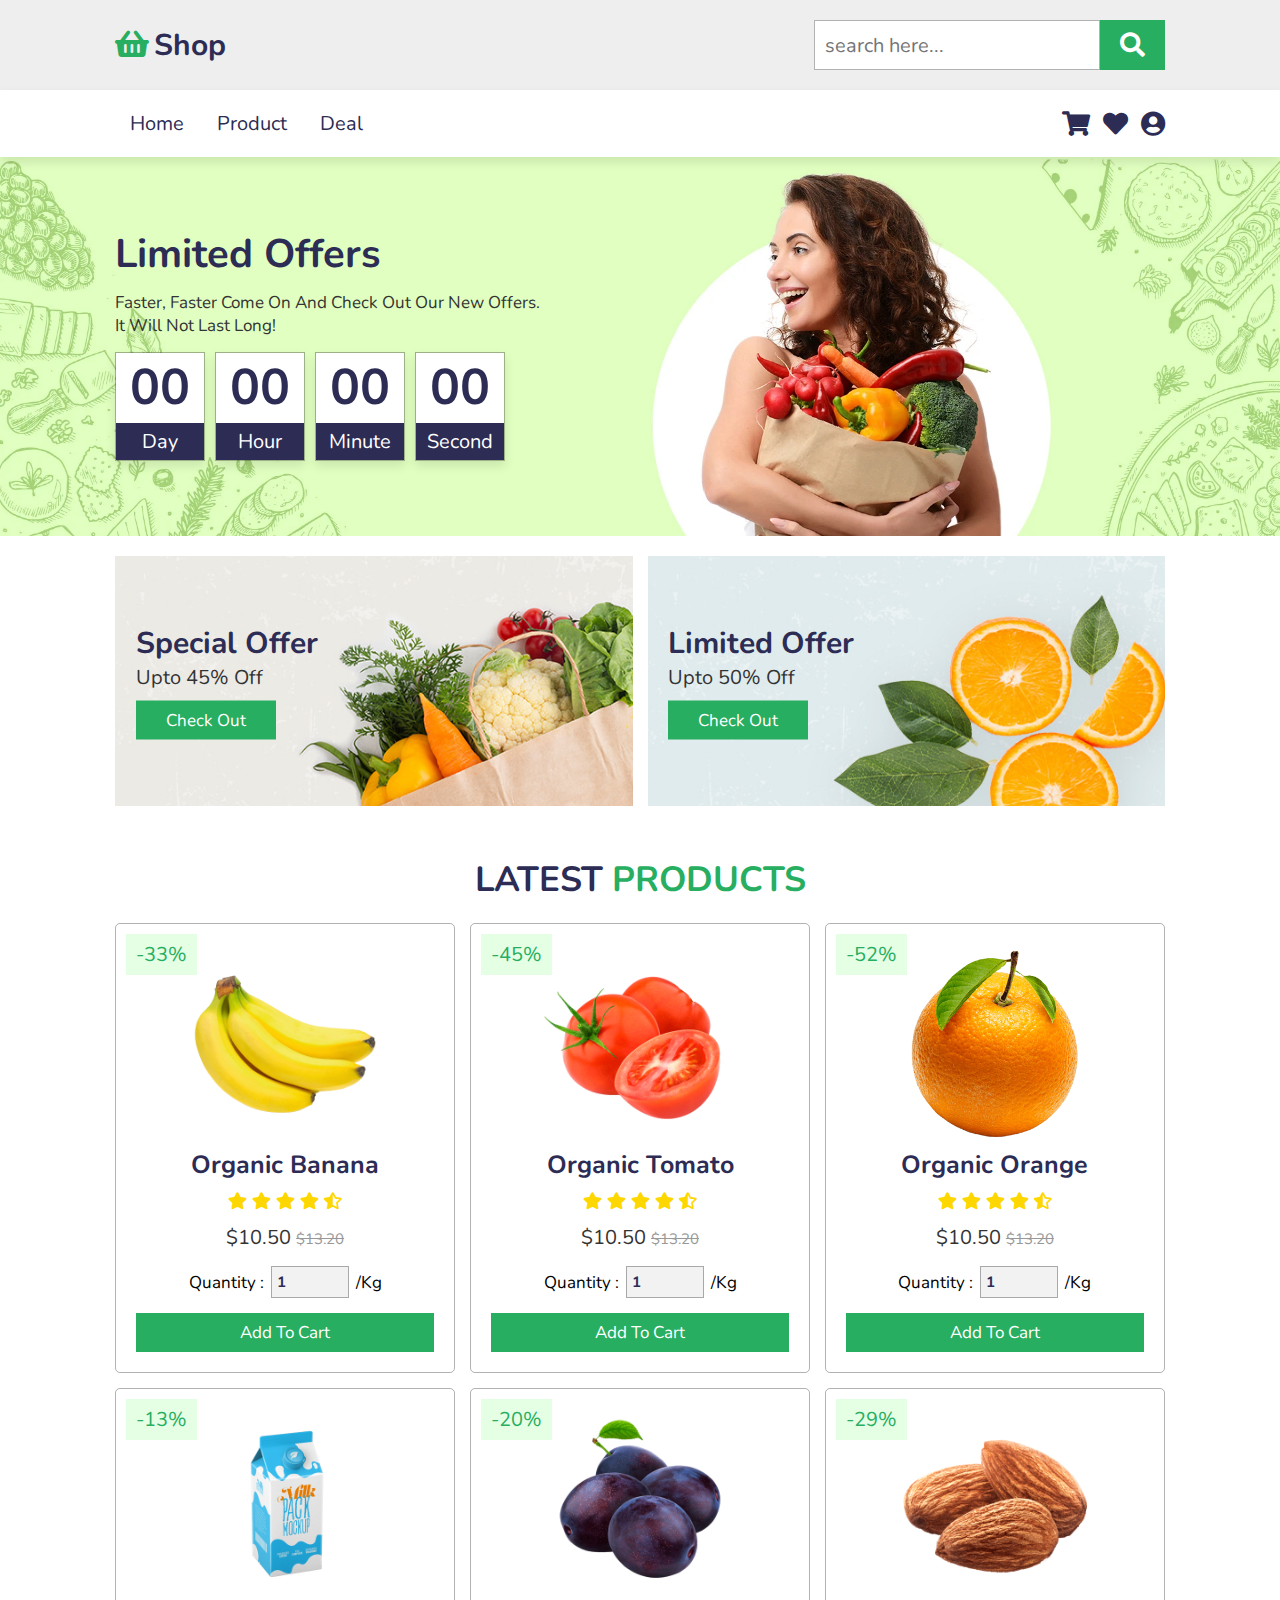
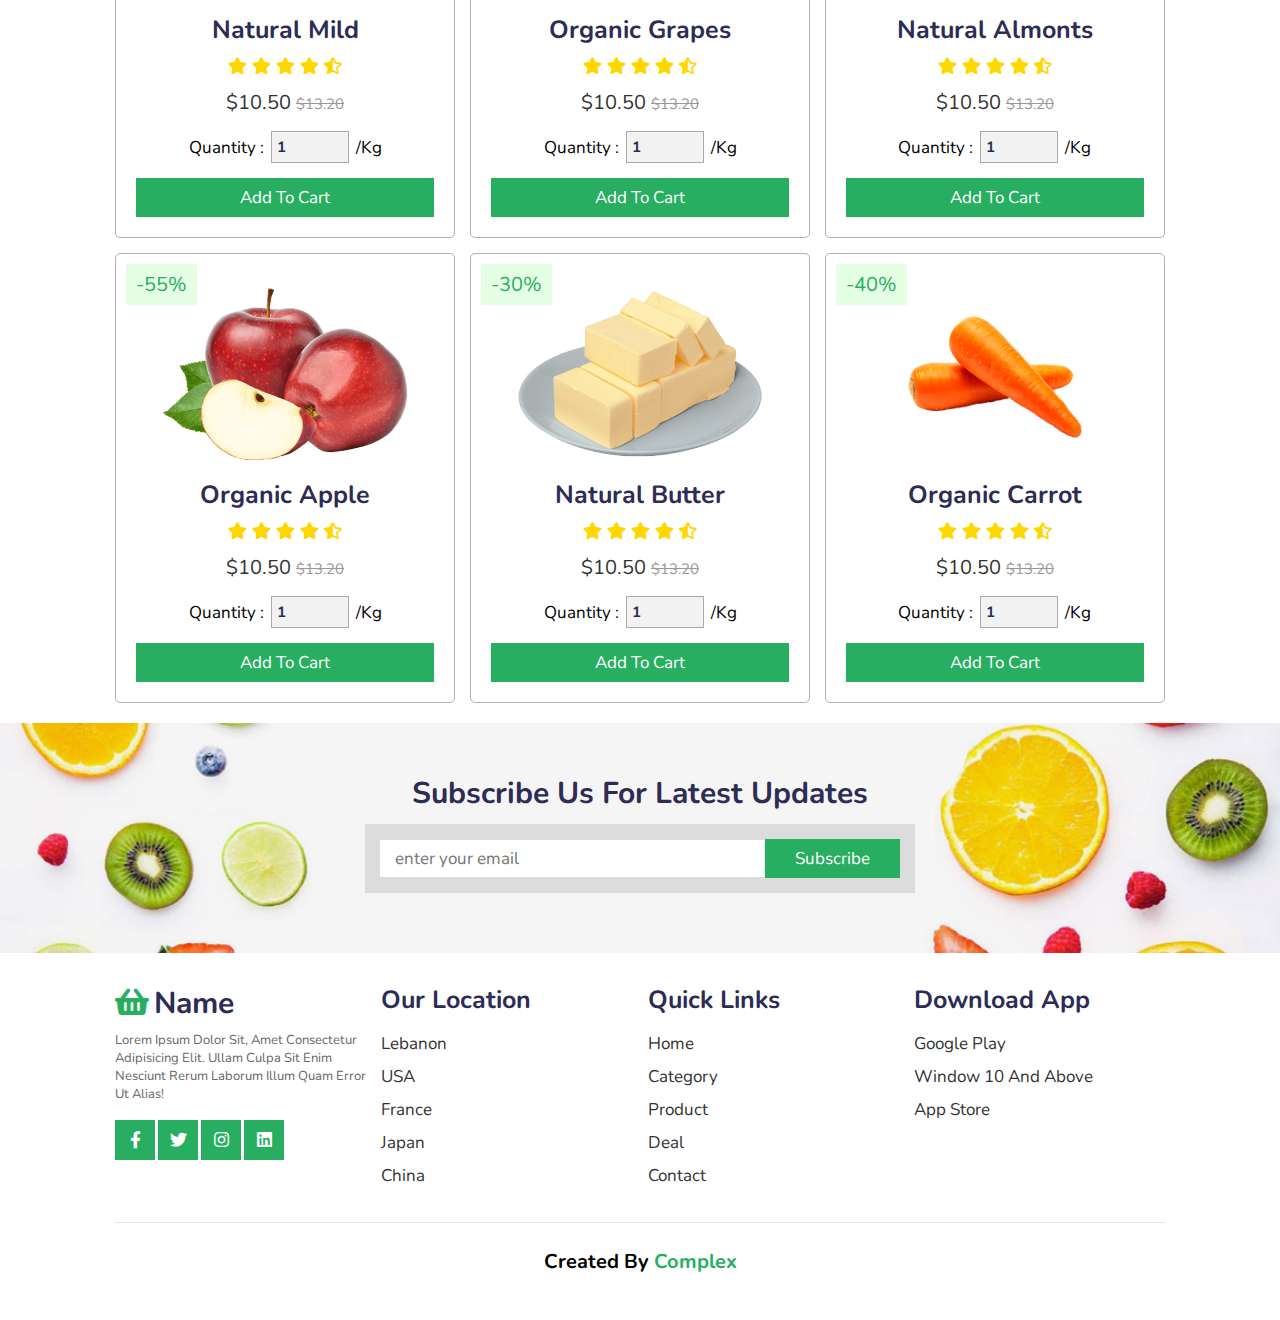
<file: vegitables.html>
<!DOCTYPE html>
<html lang="en">
<head>
    <meta charset="UTF-8">
    <meta name="viewport" content="width=device-width, initial-scale=1.0">
    <title>Shop | Vegitables</title>

    <!-- font awesome cdn link  -->
    <link rel="stylesheet" href="https://cdnjs.cloudflare.com/ajax/libs/font-awesome/5.15.3/css/all.min.css">

    <!-- custom css file link  -->
    <link rel="stylesheet" href="style.css">

</head>
<body>
    

<!-- header section starts  -->

<header>

    <div class="header-1">

        <a href="#" class="logo"><i class="fas fa-shopping-basket"></i>Shop</a>

        <form action="" class="search-box-container">
            <input type="search" id="search-box" placeholder="search here...">
            <label for="search-box" class="fas fa-search"></label>
        </form>

    </div>

    <div class="header-2">

        <div id="menu-bar" class="fas fa-bars"></div>

        <nav class="navbar">
            <a href="index.html">home</a>
            <a href="#product">product</a>
            <a href="#deal">deal</a>
        </nav>

        <div class="icons">
            <a href="#" class="fas fa-shopping-cart"></a>
            <a href="#" class="fas fa-heart"></a>
            <a href="#" class="fas fa-user-circle"></a>
        </div>

    </div>

</header>

<!-- header section ends -->

<!-- deal section starts  -->

<section class="deal" id="deal">

    <div class="content">

        <h3 class="title">limited offers</h3>
        <p>Faster, Faster come on and check out our new offers.<br>
            It will not last long!
        </p>

        <div class="count-down">
            <div class="box">
                <h3 id="day">00</h3>
                <span>day</span>
            </div>
            <div class="box">
                <h3 id="hour">00</h3>
                <span>hour</span>
            </div>
            <div class="box">
                <h3 id="minute">00</h3>
                <span>minute</span>
            </div>
            <div class="box">
                <h3 id="second">00</h3>
                <span>second</span>
            </div>
        </div>

        

    </div>

</section>

<!-- deal section ends -->

<!-- banner section starts  -->

<section class="banner-container">

    <div class="banner">
        <img src="images/banner-1.jpg" alt="">
        <div class="content">
            <h3>special offer</h3>
            <p>upto 45% off</p>
            <a href="special offer.html" class="btn">check out</a>
        </div>
    </div>

    <div class="banner">
        <img src="images/banner-2.jpg" alt="">
        <div class="content">
            <h3>limited offer</h3>
            <p>upto 50% off</p>
            <a href="limited offer.html" class="btn">check out</a>
        </div>
    </div>

</section>

<!-- banner section ends -->

<!-- product section starts  -->

<section class="product" id="product">

    <h1 class="heading">latest <span>products</span></h1>

    <div class="box-container">

        <div class="box">
            <span class="discount">-33%</span>
            <div class="icons">
                <a href="#" class="fas fa-heart"></a>
                <a href="#" class="fas fa-share"></a>
                <a href="#" class="fas fa-eye"></a>
            </div>
            <img src="images/product-1.png" alt="">
            <h3>organic banana</h3>
            <div class="stars">
                <i class="fas fa-star"></i>
                <i class="fas fa-star"></i>
                <i class="fas fa-star"></i>
                <i class="fas fa-star"></i>
                <i class="fas fa-star-half-alt"></i>
            </div>
            <div class="price"> $10.50 <span> $13.20 </span> </div>
            <div class="quantity">
                <span>quantity : </span>
                <input type="number" min="1" max="1000" value="1">
                <span> /kg </span>
            </div>
            <a href="#" class="btn">add to cart</a>
        </div>

        <div class="box">
            <span class="discount">-45%</span>
            <div class="icons">
                <a href="#" class="fas fa-heart"></a>
                <a href="#" class="fas fa-share"></a>
                <a href="#" class="fas fa-eye"></a>
            </div>
            <img src="images/product-2.png" alt="">
            <h3>organic tomato</h3>
            <div class="stars">
                <i class="fas fa-star"></i>
                <i class="fas fa-star"></i>
                <i class="fas fa-star"></i>
                <i class="fas fa-star"></i>
                <i class="fas fa-star-half-alt"></i>
            </div>
            <div class="price"> $10.50 <span> $13.20 </span> </div>
            <div class="quantity">
                <span>quantity : </span>
                <input type="number" min="1" max="1000" value="1">
                <span> /kg </span>
            </div>
            <a href="#" class="btn">add to cart</a>
        </div>

        <div class="box">
            <span class="discount">-52%</span>
            <div class="icons">
                <a href="#" class="fas fa-heart"></a>
                <a href="#" class="fas fa-share"></a>
                <a href="#" class="fas fa-eye"></a>
            </div>
            <img src="images/product-3.png" alt="">
            <h3>organic orange</h3>
            <div class="stars">
                <i class="fas fa-star"></i>
                <i class="fas fa-star"></i>
                <i class="fas fa-star"></i>
                <i class="fas fa-star"></i>
                <i class="fas fa-star-half-alt"></i>
            </div>
            <div class="price"> $10.50 <span> $13.20 </span> </div>
            <div class="quantity">
                <span>quantity : </span>
                <input type="number" min="1" max="1000" value="1">
                <span> /kg </span>
            </div>
            <a href="#" class="btn">add to cart</a>
        </div>

        <div class="box">
            <span class="discount">-13%</span>
            <div class="icons">
                <a href="#" class="fas fa-heart"></a>
                <a href="#" class="fas fa-share"></a>
                <a href="#" class="fas fa-eye"></a>
            </div>
            <img src="images/product-4.png" alt="">
            <h3>natural mild</h3>
            <div class="stars">
                <i class="fas fa-star"></i>
                <i class="fas fa-star"></i>
                <i class="fas fa-star"></i>
                <i class="fas fa-star"></i>
                <i class="fas fa-star-half-alt"></i>
            </div>
            <div class="price"> $10.50 <span> $13.20 </span> </div>
            <div class="quantity">
                <span>quantity : </span>
                <input type="number" min="1" max="1000" value="1">
                <span> /kg </span>
            </div>
            <a href="#" class="btn">add to cart</a>
        </div>

        <div class="box">
            <span class="discount">-20%</span>
            <div class="icons">
                <a href="#" class="fas fa-heart"></a>
                <a href="#" class="fas fa-share"></a>
                <a href="#" class="fas fa-eye"></a>
            </div>
            <img src="images/product-5.png" alt="">
            <h3>organic grapes</h3>
            <div class="stars">
                <i class="fas fa-star"></i>
                <i class="fas fa-star"></i>
                <i class="fas fa-star"></i>
                <i class="fas fa-star"></i>
                <i class="fas fa-star-half-alt"></i>
            </div>
            <div class="price"> $10.50 <span> $13.20 </span> </div>
            <div class="quantity">
                <span>quantity : </span>
                <input type="number" min="1" max="1000" value="1">
                <span> /kg </span>
            </div>
            <a href="#" class="btn">add to cart</a>
        </div>

        <div class="box">
            <span class="discount">-29%</span>
            <div class="icons">
                <a href="#" class="fas fa-heart"></a>
                <a href="#" class="fas fa-share"></a>
                <a href="#" class="fas fa-eye"></a>
            </div>
            <img src="images/product-6.png" alt="">
            <h3>natural almonts</h3>
            <div class="stars">
                <i class="fas fa-star"></i>
                <i class="fas fa-star"></i>
                <i class="fas fa-star"></i>
                <i class="fas fa-star"></i>
                <i class="fas fa-star-half-alt"></i>
            </div>
            <div class="price"> $10.50 <span> $13.20 </span> </div>
            <div class="quantity">
                <span>quantity : </span>
                <input type="number" min="1" max="1000" value="1">
                <span> /kg </span>
            </div>
            <a href="#" class="btn">add to cart</a>
        </div>

        <div class="box">
            <span class="discount">-55%</span>
            <div class="icons">
                <a href="#" class="fas fa-heart"></a>
                <a href="#" class="fas fa-share"></a>
                <a href="#" class="fas fa-eye"></a>
            </div>
            <img src="images/product-7.png" alt="">
            <h3>organic apple</h3>
            <div class="stars">
                <i class="fas fa-star"></i>
                <i class="fas fa-star"></i>
                <i class="fas fa-star"></i>
                <i class="fas fa-star"></i>
                <i class="fas fa-star-half-alt"></i>
            </div>
            <div class="price"> $10.50 <span> $13.20 </span> </div>
            <div class="quantity">
                <span>quantity : </span>
                <input type="number" min="1" max="1000" value="1">
                <span> /kg </span>
            </div>
            <a href="#" class="btn">add to cart</a>
        </div>

        <div class="box">
            <span class="discount">-30%</span>
            <div class="icons">
                <a href="#" class="fas fa-heart"></a>
                <a href="#" class="fas fa-share"></a>
                <a href="#" class="fas fa-eye"></a>
            </div>
            <img src="images/product-8.png" alt="">
            <h3>natural butter</h3>
            <div class="stars">
                <i class="fas fa-star"></i>
                <i class="fas fa-star"></i>
                <i class="fas fa-star"></i>
                <i class="fas fa-star"></i>
                <i class="fas fa-star-half-alt"></i>
            </div>
            <div class="price"> $10.50 <span> $13.20 </span> </div>
            <div class="quantity">
                <span>quantity : </span>
                <input type="number" min="1" max="1000" value="1">
                <span> /kg </span>
            </div>
            <a href="#" class="btn">add to cart</a>
        </div>

        <div class="box">
            <span class="discount">-40%</span>
            <div class="icons">
                <a href="#" class="fas fa-heart"></a>
                <a href="#" class="fas fa-share"></a>
                <a href="#" class="fas fa-eye"></a>
            </div>
            <img src="images/product-9.png" alt="">
            <h3>organic carrot</h3>
            <div class="stars">
                <i class="fas fa-star"></i>
                <i class="fas fa-star"></i>
                <i class="fas fa-star"></i>
                <i class="fas fa-star"></i>
                <i class="fas fa-star-half-alt"></i>
            </div>
            <div class="price"> $10.50 <span> $13.20 </span> </div>
            <div class="quantity">
                <span>quantity : </span>
                <input type="number" min="1" max="1000" value="1">
                <span> /kg </span>
            </div>
            <a href="#" class="btn">add to cart</a>
        </div>

    </div>

</section>

<!-- product section ends -->

<!-- newsletter section starts  -->

<section class="newsletter">

    <h3>subscribe us for latest updates</h3>

    <form action="">
        <input class="box" type="email" placeholder="enter your email" required>
        <input type="submit" value="subscribe" class="btn">
    </form>

</section>

<!-- newsletter section ends -->

<!-- footer section starts  -->

<section class="footer">

    <div class="box-container">

        <div class="box">
            <a href="#" class="logo"><i class="fas fa-shopping-basket"></i>Name</a>
            <p>Lorem ipsum dolor sit, amet consectetur adipisicing elit. Ullam culpa sit enim nesciunt rerum laborum illum quam error ut alias!</p>
            <div class="share">
                <a href="#" class="btn fab fa-facebook-f"></a>
                <a href="#" class="btn fab fa-twitter"></a>
                <a href="#" class="btn fab fa-instagram"></a>
                <a href="#" class="btn fab fa-linkedin"></a>
            </div>
        </div>
        
        <div class="box">
            <h3>our location</h3>
            <div class="links">
                <a href="#">Lebanon</a>
                <a href="#">USA</a>
                <a href="#">france</a>
                <a href="#">japan</a>
                <a href="#">china</a>
            </div>
        </div>

        <div class="box">
            <h3>quick links</h3>
            <div class="links">
                <a href="#">home</a>
                <a href="#">category</a>
                <a href="#">product</a>
                <a href="#">deal</a>
                <a href="#">contact</a>
            </div>
        </div>

        <div class="box">
            <h3>download app</h3>
            <div class="links">
                <a href="#">google play</a>
                <a href="#">window 10 and above</a>
                <a href="#">app store</a>
            </div>
        </div>

    </div>

    <h1 class="credit"> created by <span> Complex </span>  </h1>

</section>

<!-- footer section ends -->



















<!-- custom js file link  -->
<script src="script.js"></script>
    
</body>
</html>
</file>
<file: style.css>
@import url('https://fonts.googleapis.com/css2?family=Nunito:wght@200;300;400;600;700&display=swap');

:root{
  --green:#27ae60;
  --black:#2c2c54;
}

*{
  font-family: 'Nunito', sans-serif;
  margin:0; padding:0;
  box-sizing: border-box;
  outline: none; border:none;
  text-decoration: none;
  text-transform: capitalize;
  transition: all .2s linear;
}

*::selection{
  background:var(--green);
  color:#fff;
}

::-webkit-scrollbar{
    width: 10px;
    background: transparent;
}

::-webkit-scrollbar-track{
    border-radius: 5px;
    box-shadow: inset 0 0 10px rgba(0, 0, 0, 0.25);
}

::-webkit-scrollbar-thumb{
    border-radius: 5px;
    background-color: #27ae60;
}

::-webkit-scrollbar-thumb:hover{
    background-color: #65cc90;
}

html{
  font-size: 62.5%;
  overflow-x: hidden;
  scroll-padding-top: 6.5rem;
  scroll-behavior: smooth;
}

section{
  padding:2rem 9%;
}

.btn{
  display: inline-block;
  margin-top: 1rem;
  background:var(--green);
  color:#fff;
  padding:.8rem 3rem;
  font-size: 1.7rem;
  text-align: center;
  cursor: pointer;
}

.btn:hover{
  background:var(--black);
}

.heading{
  text-align: center;
  color:var(--black);
  text-transform: uppercase;
  padding:1rem;
  font-size: 3.5rem;
  padding-bottom: 2rem;
}

.heading span{
  color:var(--green);
  text-transform: uppercase;
}

.header-1{
  background:#eee;
  display: flex;
  align-items: center;
  justify-content: space-between;
  padding:2rem 9%;
}

.logo{
  color:var(--black);
  font-weight: bolder;
  font-size: 3rem;
}

.logo i{
  padding-right: .5rem;
  color:var(--green);
}

.header-1 .search-box-container{
  display: flex;
  height:5rem;
}

.header-1 .search-box-container #search-box{
  height: 100%;
  width:100%;
  padding:1rem;
  font-size: 2rem;
  color:#333;
  border:.1rem solid rgba(0,0,0,.3);
  text-transform: none;
}

.header-1 .search-box-container label{
  height: 100%;
  width:8rem;
  font-size: 2.5rem;
  line-height: 5rem;
  color:#fff;
  background:var(--green);
  text-align: center;
  cursor: pointer;
}

.header-1 .search-box-container label:hover{
  background:var(--black);
}

.header-2{
  background:#fff;
  display: flex;
  align-items: center;
  justify-content: space-between;
  padding:2rem 9%;
  box-shadow: 0 .5rem 1rem rgba(0,0,0,.1);
  position: relative;
}

.header-2.active{
  position: fixed;
  top:0; left: 0; right:0;
  z-index: 10000;
}

.header-2 .navbar a{
  padding:.5rem 1.5rem;
  font-size: 2rem;
  border-radius: .5rem;
  color:var(--black);
}

.header-2 .navbar a:hover{
  background:var(--green);
  color:#fff;
}

.header-2 .icons a{
  font-size: 2.5rem;
  color:var(--black);
  padding-left: 1rem;
}

.header-2 .icons a:hover{
  color:var(--green);
}

#menu-bar{
  font-size: 3rem;
  border-radius: .5rem;
  border:.1rem solid var(--black);
  padding:.8rem 1.5rem;
  color:var(--black);
  cursor: pointer;
  display: none;
}

.home{
  display: flex;
  align-items: center;
  justify-content: center;
  flex-wrap: wrap;
}

.home .image{
  flex:1 1 40rem;
  padding-top: 5rem;
}

.home .image img{
  width:100%;
}

.home .content{
  flex:1 1 40rem;
}

.home .content span{
  font-size: 3rem;
  color:#666;
}

.home .content h3{
  font-size: 5rem;
  color:var(--black);
}

.banner-container{
  display: flex;
  flex-wrap: wrap;
  gap:1.5rem;
}

.banner-container .banner{
  flex:1 1 40rem;
  height: 25rem;
  overflow: hidden;
  position: relative;
}

.banner-container .banner img{
  height: 100%;
  width:100%;
  object-fit: cover;
}

.banner-container .banner .content{
  position: absolute;
  top:50%; left: 4%;
  transform: translateY(-50%);
}

.banner-container .banner .content h3{
  font-size: 3rem;
  color:var(--black);
}

.banner-container .banner .content p{
  font-size: 2rem;
  color:#333;
}

.banner-container .banner:hover img{
  transform:scale(1.2) rotate(-5deg);
}

.category .box-container{
  display: flex;
  gap: 1.5rem;
  flex-wrap: wrap;
  padding-top: 1rem;
}

.category .box-container .box{
  border:.1rem solid rgba(0,0,0,.3);
  border-radius: .5rem;
  text-align: center;
  padding:2rem;
  flex:1 1 25rem;
}

.category .box-container .box img{
  width: 20rem;
  margin:.5rem 0;
}

.category .box-container .box h3{
  font-size: 3.5rem;
  color:var(--black);
}

.category .box-container .box p{
  font-size: 2rem;
  color:#666;
  padding:.5rem 0;
}

.category .box-container .box .btn{
  display: block;
}

.product .box-container{
  display: flex;
  flex-wrap: wrap;
  gap:1.5rem;
}

.product .box-container .box{
  flex:1 1 30rem;
  text-align: center;
  padding:2rem;
  border:.1rem solid rgba(0,0,0,.3);
  border-radius: .5rem;
  overflow: hidden;
  position: relative;
}

.product .box-container .box img{
  height: 20rem;
}

.product .box-container .box .discount{
  position: absolute;
  top:1rem; left: 1rem;
  background:rgba(0,255,0,.1);
  color:var(--green);
  padding:.7rem 1rem;
  font-size: 2rem;
}

.product .box-container .box .icons{
  position: absolute;
  top:.5rem; right:-6rem;
}

.product .box-container .box:hover .icons{
  right:1rem;
}

.product .box-container .box .icons a{
  display: block;
  height:4.5rem;
  width:4.5rem;
  line-height: 4.5rem;
  font-size: 1.7rem;
  color:var(--black);
  background:rgba(0,0,0,.05);
  border-radius: 50%;
  margin-top: .7rem;
}

.product .box-container .box .icons a:hover{
  background:var(--green);
  color:#fff;
}

.product .box-container .box h3{
  color:var(--black);
  font-size: 2.5rem;
}

.product .box-container .box .stars i{
  padding:1rem .1rem;
  font-size: 1.7rem;
  color:gold;
}

.product .box-container .box .price{
  font-size: 2rem;
  color:#333;
  padding:.5rem 0;
}

.product .box-container .box .price span{
  font-size: 1.5rem;
  color:#999;
  text-decoration: line-through;
}

.product .box-container .box .quantity{
  display: flex;
  align-items: center;
  justify-content: center;
  padding-top: 1rem;
  padding-bottom: .5rem;
}

.product .box-container .box .quantity span{
  padding:0 .7rem;
  font-size: 1.7rem;
}

.product .box-container .box .quantity input{
  border:.1rem solid rgba(0,0,0,.3);
  font-size: 1.5rem;
  font-weight: bolder;
  color:var(--black);
  padding:.5rem;
  background:rgba(0,0,0,.05);
}

.product .box-container .box .btn{
  display: block;
}

.deal{
  background:url(images/deal-bg.jpg) no-repeat;
  background-position: center;
  background-size: cover;
  padding-top: 7rem;
  padding-bottom: 7rem;
}

.deal .content{
  max-width: 50rem;
}

.deal .content .title{
  font-size: 4rem;
  color:var(--black);
}

.deal .content p{
  font-size: 1.7rem;
  padding:1rem 0;
  color:#333;
}

.deal .content .count-down{
  display: flex;
  gap:1rem;
  padding:.5rem 0;
}

.deal .content .count-down .box{
  width:9rem;
  text-align: center;
  box-shadow: 0 .5rem 1rem rgba(0,0,0,.1);
  border:.1rem solid rgba(0,0,0,.3);
}

.deal .content .count-down .box h3{
  color:var(--black);
  background:#fff;
  height: 7rem;
  line-height: 7rem;
  width:100%;
  font-size: 5rem;
}

.deal .content .count-down .box span{
  display: block;
  background:var(--black);
  color:#fff;
  width:100%;
  padding:.5rem;
  font-size: 2rem;
}

.contact form{
  text-align: center;
  padding:2rem;
  border:.1rem solid rgba(0,0,0,.3);
}

.contact form .inputBox{
  display: flex;
  justify-content: space-between;
  flex-wrap: wrap;
}

.contact form .inputBox input, .contact form textarea{
  padding:1rem;
  font-size: 1.7rem;
  background:#f7f7f7;
  text-transform: none;
  margin:1rem 0;
  border:.1rem solid rgba(0,0,0,.3);
  width: 49%;
}

.contact form textarea{
  height: 20rem;
  resize: none;
  width: 100%;
}

.newsletter{
  background:url(images/newsletter-bg.jpg) no-repeat;
  background-size: cover;
  background-position: center;
  text-align: center;
  padding:5rem 2rem;
}

.newsletter h3{
  font-size: 3rem;
  color:var(--black);
}

.newsletter form{
  max-width: 55rem;
  display: flex;
  align-items: center;
  margin:1rem auto;
  padding:1.5rem;
  background:rgba(0,0,0,.1);
}

.newsletter form .box{
  width:100%;
  padding:.7rem 1.5rem;
  font-size: 1.7rem;
  color:#333;
  text-transform: none;
}

.newsletter form .btn{
  margin-top: 0;
}

.footer .box-container{
  display: flex;
  gap:1.5rem;
  flex-wrap: wrap;
}

.footer .box-container .box{
  padding:1rem 0;
  flex:1 1 25rem;
}

.footer .box-container .box .share a{
  padding:0;
  height:4rem;
  width:4rem;
  line-height: 4rem;
  text-align: center;
}

.footer .box-container .box h3{
  font-size: 2.5rem;
  color:var(--black);
}

.footer .box-container .box p{
  font-size: 1.3rem;
  color:#666;
  padding:.7rem 0;
}

.footer .box-container .box .links{
  padding:1rem 0;
}

.footer .box-container .box .links a{
  display: block;
  padding:.5rem 0;
  font-size: 1.7rem;
  color:#333;
}

.footer .box-container .box .links a:hover{
  text-decoration: underline;
  color:var(--green);
}

.footer .credit{
  padding:2.5rem 1rem;
  border-top: .1rem solid rgba(0,0,0,.1);
  margin-top: 1rem;
  text-align: center;
  font-size: 2rem;
}

.footer .credit span{
  color:var(--green);
}
















/* media queries  */

@media(max-width:1200px){

  html{
    font-size: 55%;
  }

}

@media(max-width:991px){

  .header-1,
  .header-2{
    padding:2rem;
  }

  section{
    padding:2rem;
  }

}

@media(max-width:768px){

  #menu-bar{
    display: initial;
  }

  .header-2 .navbar{
    position: absolute;
    top:100%; left: 0; right:0;
    background:var(--black);
    padding:1rem 2rem;
    display: none;
  }

  .header-2 .navbar.active{
    display: initial;
  }

  .header-2 .navbar a{
    font-size: 2.5rem;
    display: block;
    text-align: center;
    background:#fff;
    padding:1rem;
    margin:1.5rem 0;
  }

  .home .content{
    text-align: center;
  }

  .home .content h3{
    font-size: 4rem;
  }

  .deal{
    background-position: left;
  }

  .deal .content{
    max-width: 100%;
    text-align: center;
  }

  .deal .content .count-down{
    justify-content: center;
  }

  .contact form .inputBox input{
    width:100%;
  }

  .newsletter h3{
    font-size: 2.2rem;
  }

}

@media(max-width:450px){

  html{
    font-size: 50%;
  }

  .heading{
    font-size: 3rem;
  }

  .header-1{
    flex-flow: column;
  }

  .header-1 .search-box-container{
    width:100%;
    margin-top: 2rem;
  }

  .logo{
    font-size: 4rem;
  }

  .deal .content .count-down .box h3{
    font-size: 4rem;
  }

  .deal .content .count-down .box span{
    font-size: 1.5rem;
  }

}
</file>
